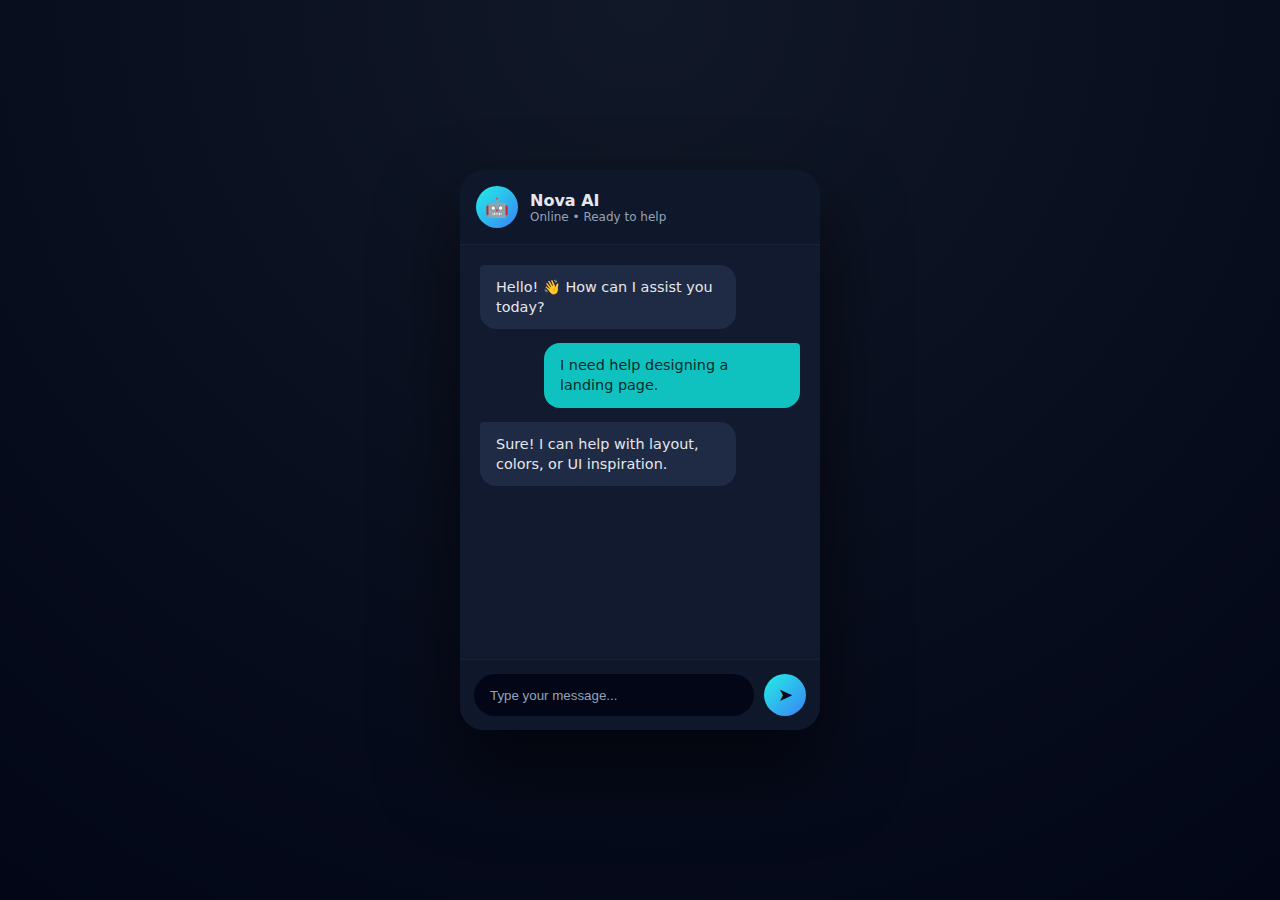
<file: chat-bot/index.html>
<!DOCTYPE html>
<html lang="en">
<head>
  <meta charset="UTF-8" />
  <meta name="viewport" content="width=device-width, initial-scale=1.0" />
  <title>Chatbot UI</title>
  <link rel="stylesheet" href="style.css" />
</head>
<body>

  <!-- Chat App Container -->
  <main class="chat-app">

    <!-- Header -->
    <header class="chat-header">
      <div class="bot-info">
        <span class="bot-avatar">🤖</span>
        <div>
          <h1>Nova AI</h1>
          <p>Online • Ready to help</p>
        </div>
      </div>
    </header>

    <!-- Chat Messages -->
    <section class="chat-body">
      <div class="message bot">
        <p>Hello! 👋 How can I assist you today?</p>
      </div>

      <div class="message user">
        <p>I need help designing a landing page.</p>
      </div>

      <div class="message bot">
        <p>Sure! I can help with layout, colors, or UI inspiration.</p>
      </div>
    </section>

    <!-- Input Area -->
    <footer class="chat-input">
      <input
        type="text"
        placeholder="Type your message..."
        aria-label="Chat message input"
      />
      <button aria-label="Send message">➤</button>
    </footer>

  </main>

</body>
</html>
</file>
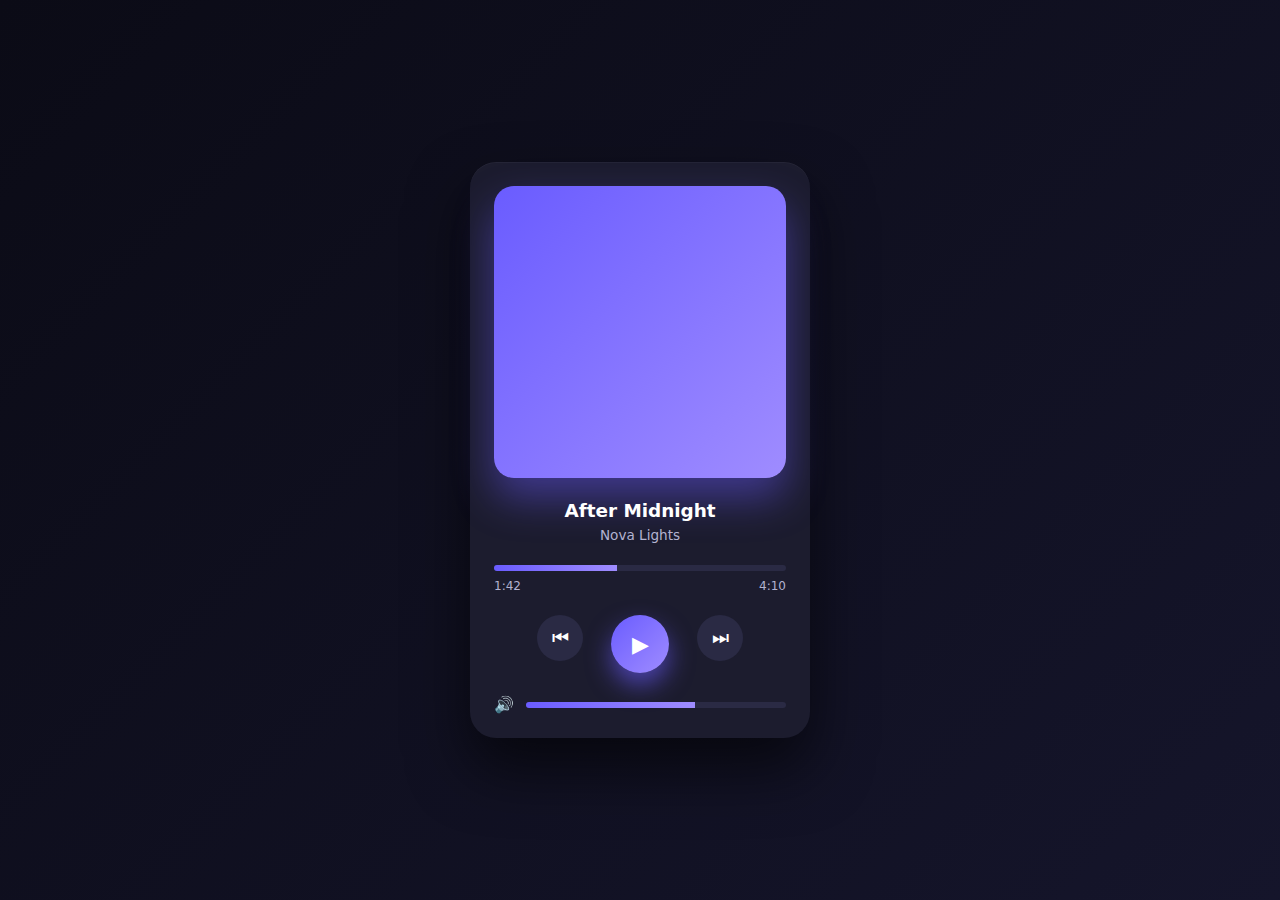
<file: music_player_ui/index.html>
<!DOCTYPE html>
<html lang="en">
<head>
  <meta charset="UTF-8" />
  <meta name="viewport" content="width=device-width, initial-scale=1.0" />
  <title>Modern Music Player</title>
  <link rel="stylesheet" href="styles.css" />
</head>
<body>

  <!-- Main player card -->
  <main class="player">

    <!-- Album artwork -->
    <figure class="album-art" aria-label="Album artwork placeholder"></figure>

    <!-- Song title & artist -->
    <header class="song-info">
      <h1>After Midnight</h1>
      <p>Nova Lights</p>
    </header>

    <!-- Progress bar -->
    <section class="progress-section">
      <div class="progress-bar">
        <div class="progress"></div>
      </div>
      <div class="time">
        <span>1:42</span>
        <span>4:10</span>
      </div>
    </section>

    <!-- Playback controls -->
    <nav class="controls" aria-label="Music controls">
      <button class="control-btn" aria-label="Previous">⏮</button>
      <button class="control-btn play-btn" aria-label="Play">▶</button>
      <button class="control-btn" aria-label="Next">⏭</button>
    </nav>

    <!-- Volume -->
    <section class="volume">
      <span class="volume-icon">🔊</span>
      <div class="volume-bar">
        <div class="volume-level"></div>
      </div>
    </section>

  </main>

</body>
</html>
</file>
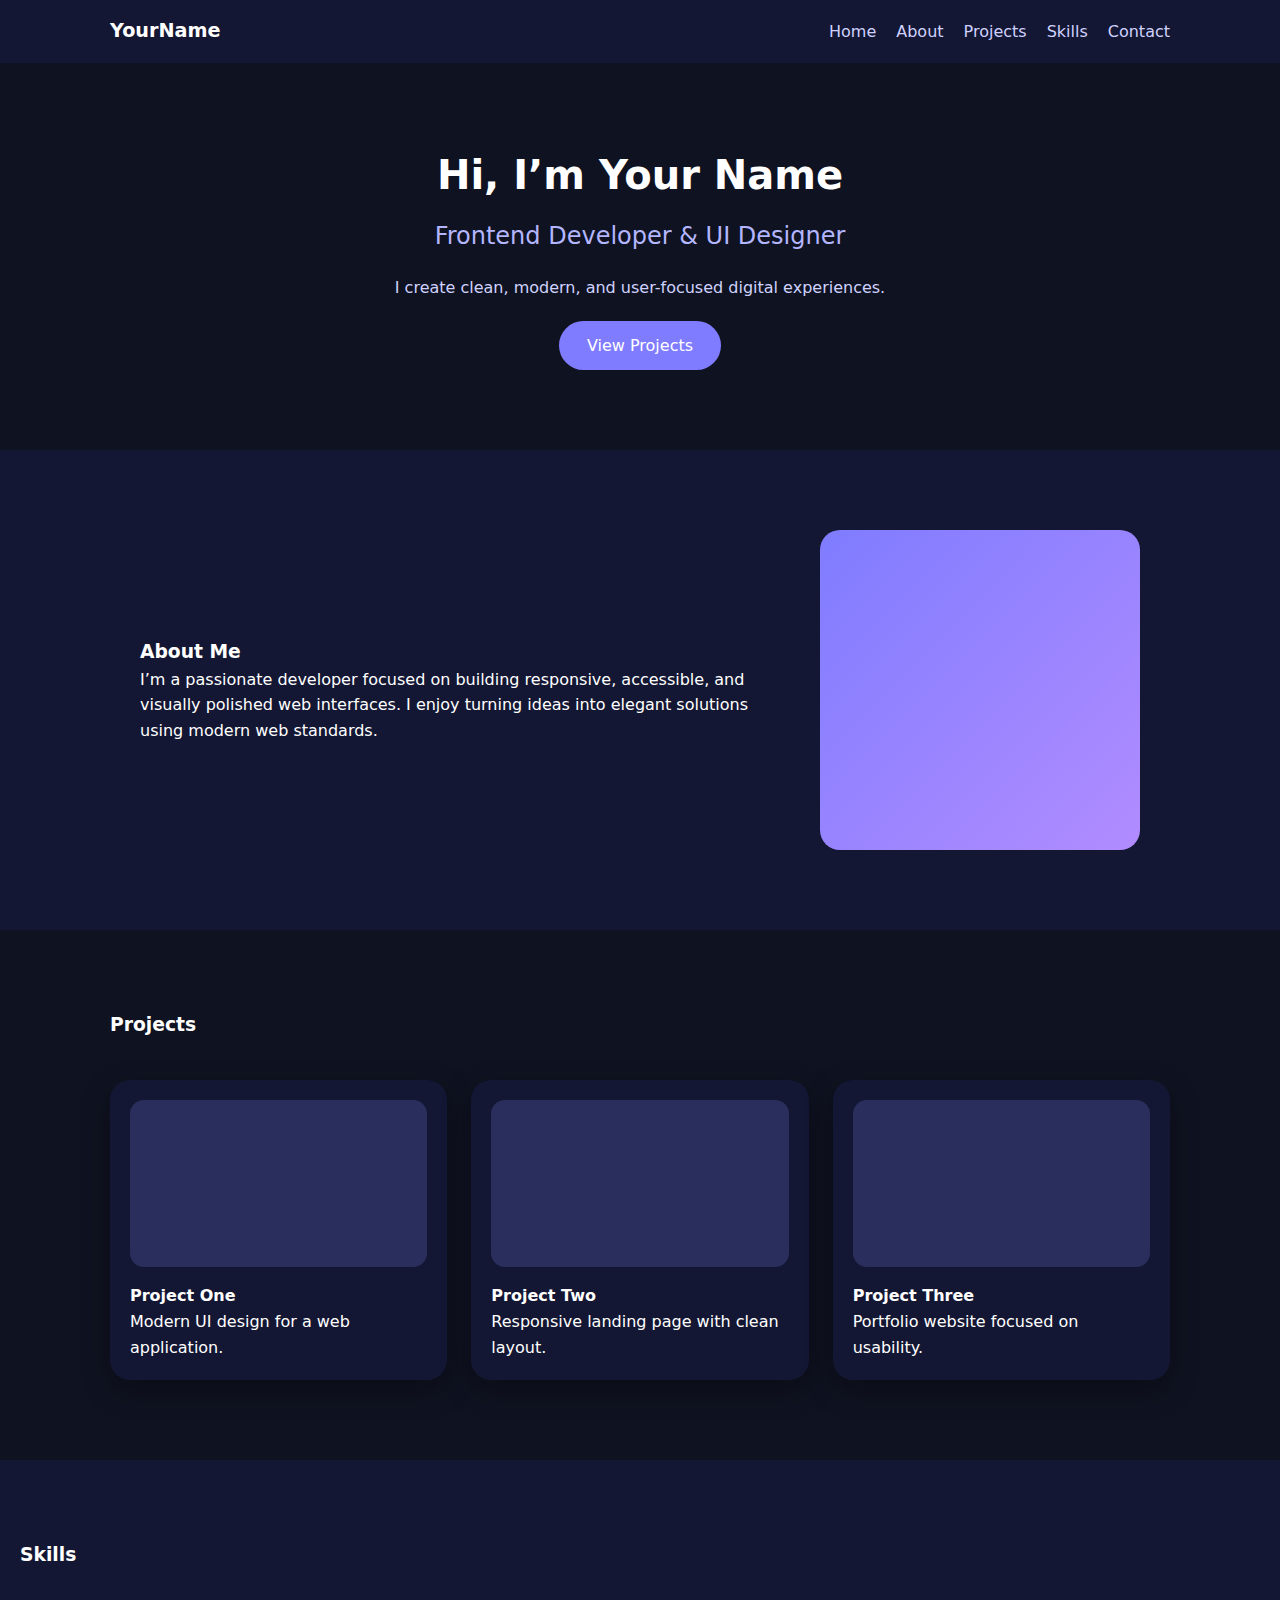
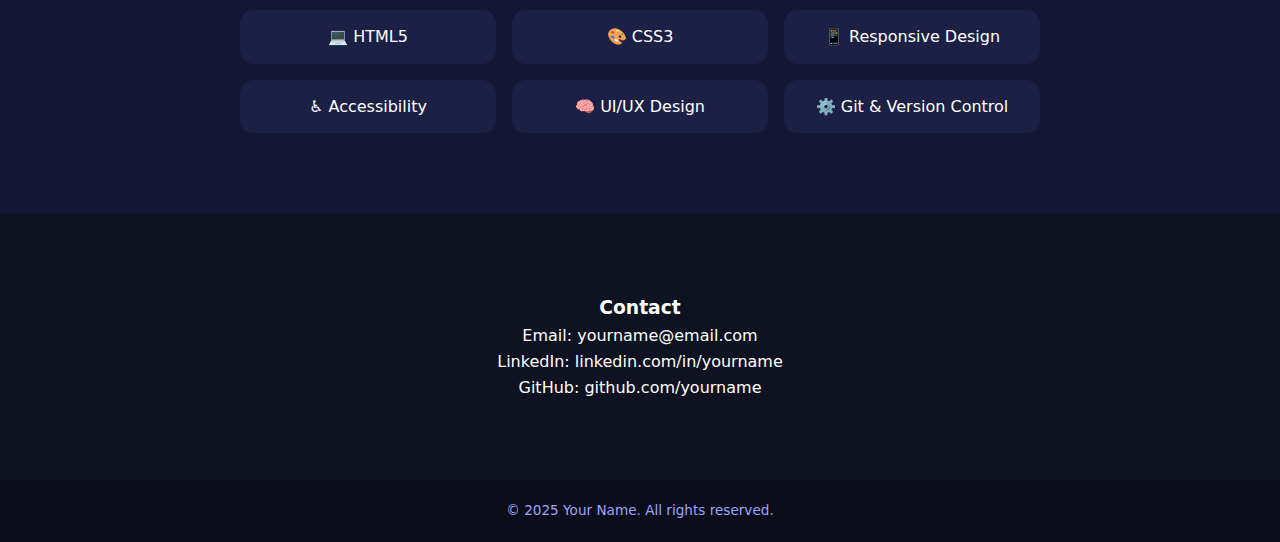
<file: portfolio/index.html>
<!DOCTYPE html>
<html lang="en">
<head>
  <meta charset="UTF-8" />
  <meta name="viewport" content="width=device-width, initial-scale=1.0" />
  <title>Professional Portfolio</title>
  <link rel="stylesheet" href="style.css" />
</head>
<body>

  <!-- ================= HEADER / NAVIGATION ================= -->
  <header class="site-header">
    <nav class="nav">
      <div class="logo">YourName</div>
      <ul class="nav-links">
        <li><a href="#home">Home</a></li>
        <li><a href="#about">About</a></li>
        <li><a href="#projects">Projects</a></li>
        <li><a href="#skills">Skills</a></li>
        <li><a href="#contact">Contact</a></li>
      </ul>
    </nav>
  </header>

  <main>

    <!-- ================= HERO ================= -->
    <section id="home" class="hero">
      <h1>Hi, I’m Your Name</h1>
      <h2>Frontend Developer & UI Designer</h2>
      <p>I create clean, modern, and user-focused digital experiences.</p>
      <a href="#projects" class="btn-primary">View Projects</a>
    </section>

    <!-- ================= ABOUT ================= -->
    <section id="about" class="about">
      <div class="about-content">
        <div class="about-text">
          <h3>About Me</h3>
          <p>
            I’m a passionate developer focused on building responsive,
            accessible, and visually polished web interfaces. I enjoy turning
            ideas into elegant solutions using modern web standards.
          </p>
        </div>
        <div class="about-image" aria-label="Profile image placeholder"></div>
      </div>
    </section>

    <!-- ================= PROJECTS ================= -->
    <section id="projects" class="projects">
      <h3>Projects</h3>

      <div class="project-grid">
        <article class="project-card">
          <div class="project-image"></div>
          <h4>Project One</h4>
          <p>Modern UI design for a web application.</p>
        </article>

        <article class="project-card">
          <div class="project-image"></div>
          <h4>Project Two</h4>
          <p>Responsive landing page with clean layout.</p>
        </article>

        <article class="project-card">
          <div class="project-image"></div>
          <h4>Project Three</h4>
          <p>Portfolio website focused on usability.</p>
        </article>
      </div>
    </section>

    <!-- ================= SKILLS ================= -->
    <section id="skills" class="skills">
      <h3>Skills</h3>

      <ul class="skills-list">
        <li>💻 HTML5</li>
        <li>🎨 CSS3</li>
        <li>📱 Responsive Design</li>
        <li>♿ Accessibility</li>
        <li>🧠 UI/UX Design</li>
        <li>⚙️ Git & Version Control</li>
      </ul>
    </section>

    <!-- ================= CONTACT ================= -->
    <section id="contact" class="contact">
      <h3>Contact</h3>
      <p>Email: yourname@email.com</p>
      <p>LinkedIn: linkedin.com/in/yourname</p>
      <p>GitHub: github.com/yourname</p>
    </section>

  </main>

  <!-- ================= FOOTER ================= -->
  <footer class="site-footer">
    <p>© 2025 Your Name. All rights reserved.</p>
  </footer>

</body>
</html>
</file>
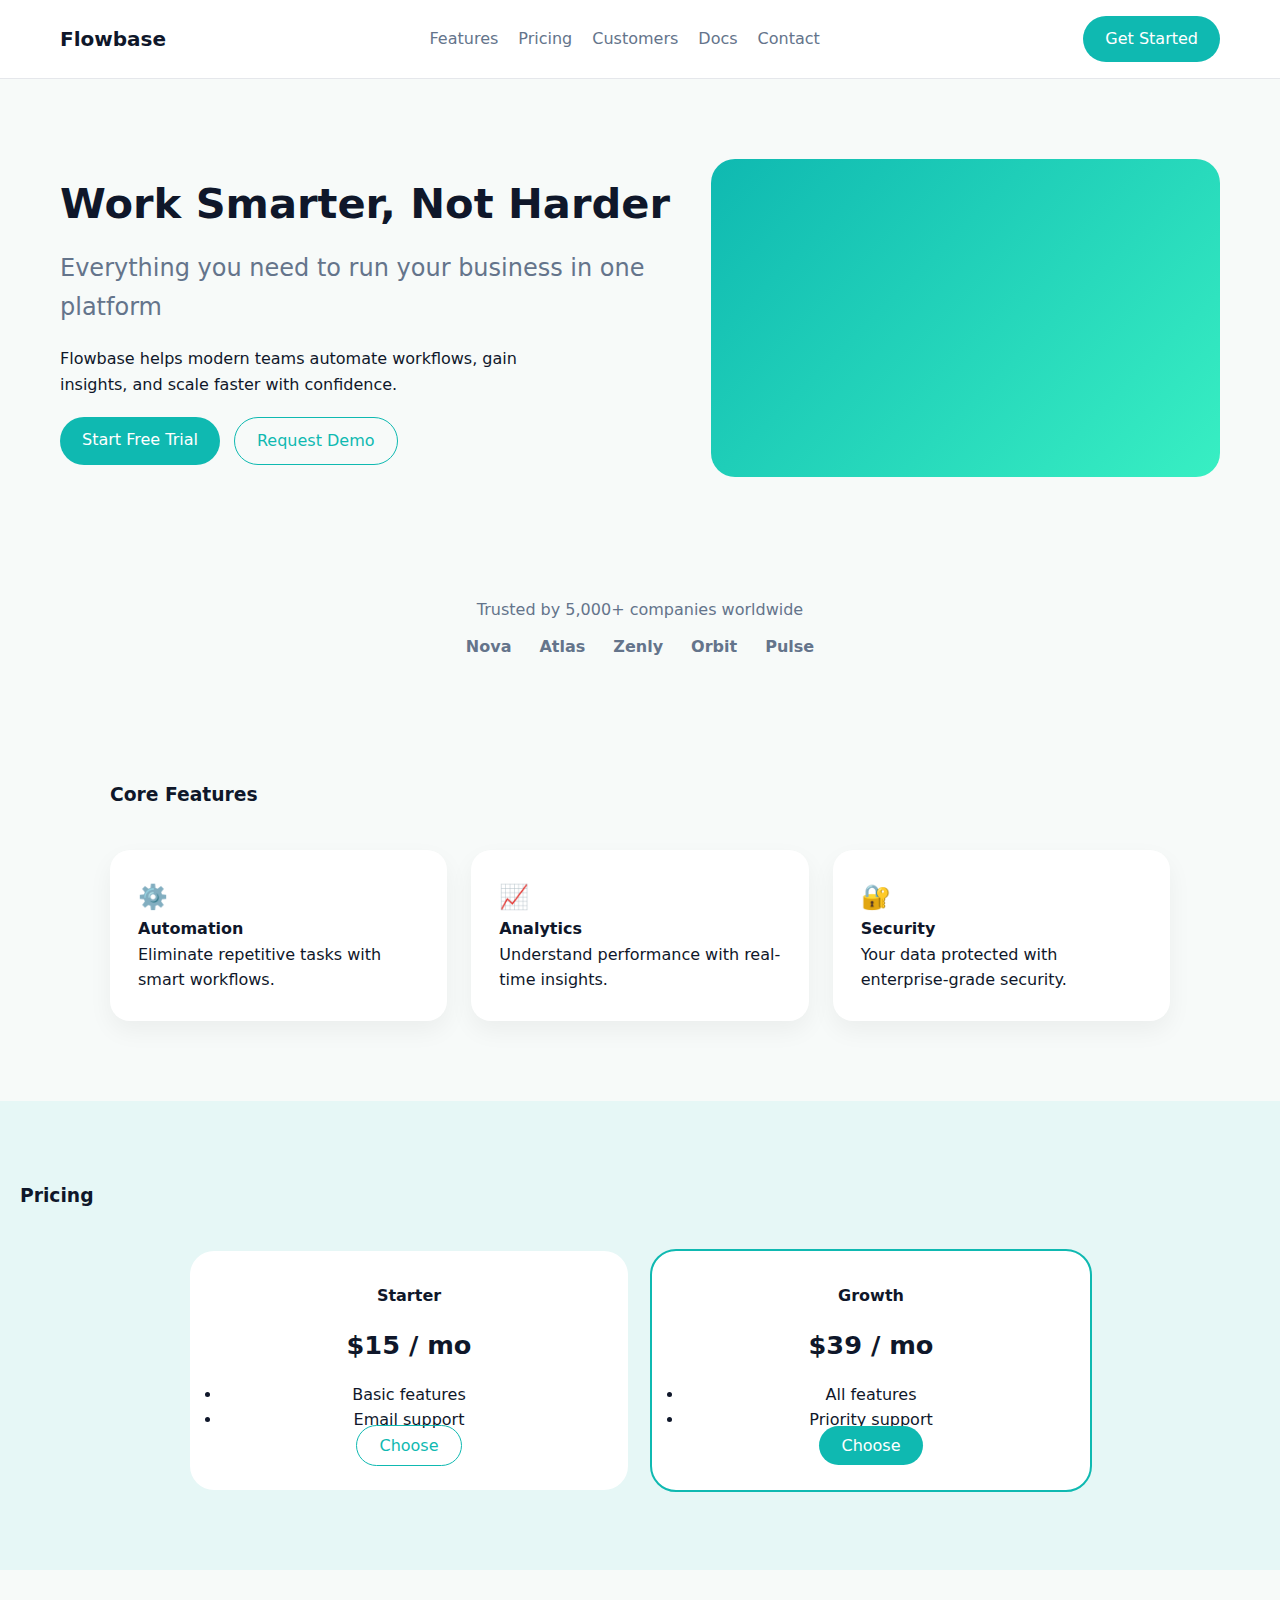
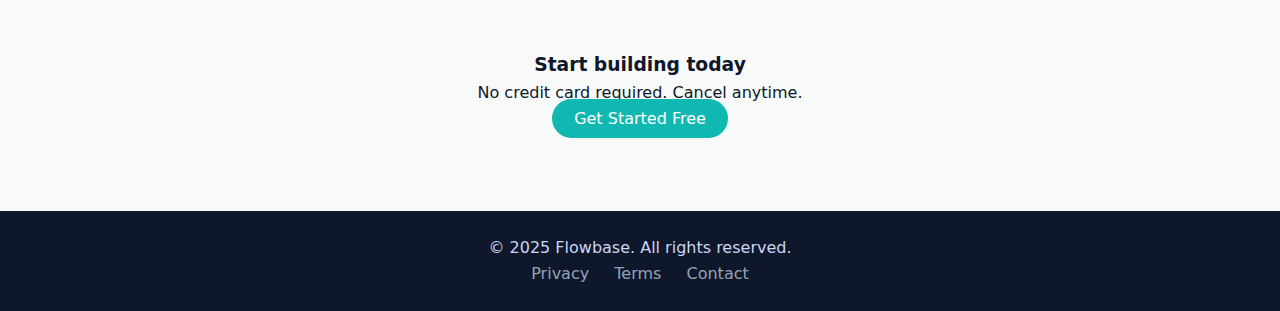
<file: Saas_Homepage/index.html>
<!DOCTYPE html>
<html lang="en">
<head>
  <meta charset="UTF-8" />
  <meta name="viewport" content="width=device-width, initial-scale=1.0" />
  <title>SaaS Homepage</title>
  <link rel="stylesheet" href="style.css" />
</head>
<body>

  <!-- HEADER -->
  <header class="site-header">
    <nav class="nav">
      <div class="logo">Flowbase</div>
      <ul class="nav-links">
        <li><a href="#features">Features</a></li>
        <li><a href="#pricing">Pricing</a></li>
        <li><a href="#customers">Customers</a></li>
        <li><a href="#docs">Docs</a></li>
        <li><a href="#contact">Contact</a></li>
      </ul>
      <a href="#" class="btn-primary">Get Started</a>
    </nav>
  </header>

  <main>

    <!-- HERO -->
    <section class="hero">
      <div class="hero-content">
        <h1>Work Smarter, Not Harder</h1>
        <h2>Everything you need to run your business in one platform</h2>
        <p>
          Flowbase helps modern teams automate workflows, gain insights,
          and scale faster with confidence.
        </p>
        <div class="hero-actions">
          <a href="#" class="btn-primary">Start Free Trial</a>
          <a href="#" class="btn-secondary">Request Demo</a>
        </div>
      </div>

      <div class="hero-visual" aria-label="Dashboard placeholder"></div>
    </section>

    <!-- TRUSTED -->
    <section class="trusted">
      <p>Trusted by 5,000+ companies worldwide</p>
      <div class="logos">
        <span>Nova</span>
        <span>Atlas</span>
        <span>Zenly</span>
        <span>Orbit</span>
        <span>Pulse</span>
      </div>
    </section>

    <!-- FEATURES -->
    <section id="features" class="features">
      <h3>Core Features</h3>

      <div class="feature-grid">
        <article class="feature-card">
          <span class="icon">⚙️</span>
          <h4>Automation</h4>
          <p>Eliminate repetitive tasks with smart workflows.</p>
        </article>

        <article class="feature-card">
          <span class="icon">📈</span>
          <h4>Analytics</h4>
          <p>Understand performance with real-time insights.</p>
        </article>

        <article class="feature-card">
          <span class="icon">🔐</span>
          <h4>Security</h4>
          <p>Your data protected with enterprise-grade security.</p>
        </article>
      </div>
    </section>

    <!-- PRICING -->
    <section id="pricing" class="pricing">
      <h3>Pricing</h3>

      <div class="pricing-grid">
        <article class="price-card">
          <h4>Starter</h4>
          <p class="price">$15 / mo</p>
          <ul>
            <li>Basic features</li>
            <li>Email support</li>
          </ul>
          <a href="#" class="btn-secondary">Choose</a>
        </article>

        <article class="price-card featured">
          <h4>Growth</h4>
          <p class="price">$39 / mo</p>
          <ul>
            <li>All features</li>
            <li>Priority support</li>
          </ul>
          <a href="#" class="btn-primary">Choose</a>
        </article>
      </div>
    </section>

    <!-- FINAL CTA -->
    <section class="final-cta">
      <h3>Start building today</h3>
      <p>No credit card required. Cancel anytime.</p>
      <a href="#" class="btn-primary">Get Started Free</a>
    </section>

  </main>

  <!-- FOOTER -->
  <footer class="site-footer">
    <p>© 2025 Flowbase. All rights reserved.</p>
    <div class="footer-links">
      <a href="#">Privacy</a>
      <a href="#">Terms</a>
      <a href="#">Contact</a>
    </div>
  </footer>

</body>
</html>
</file>
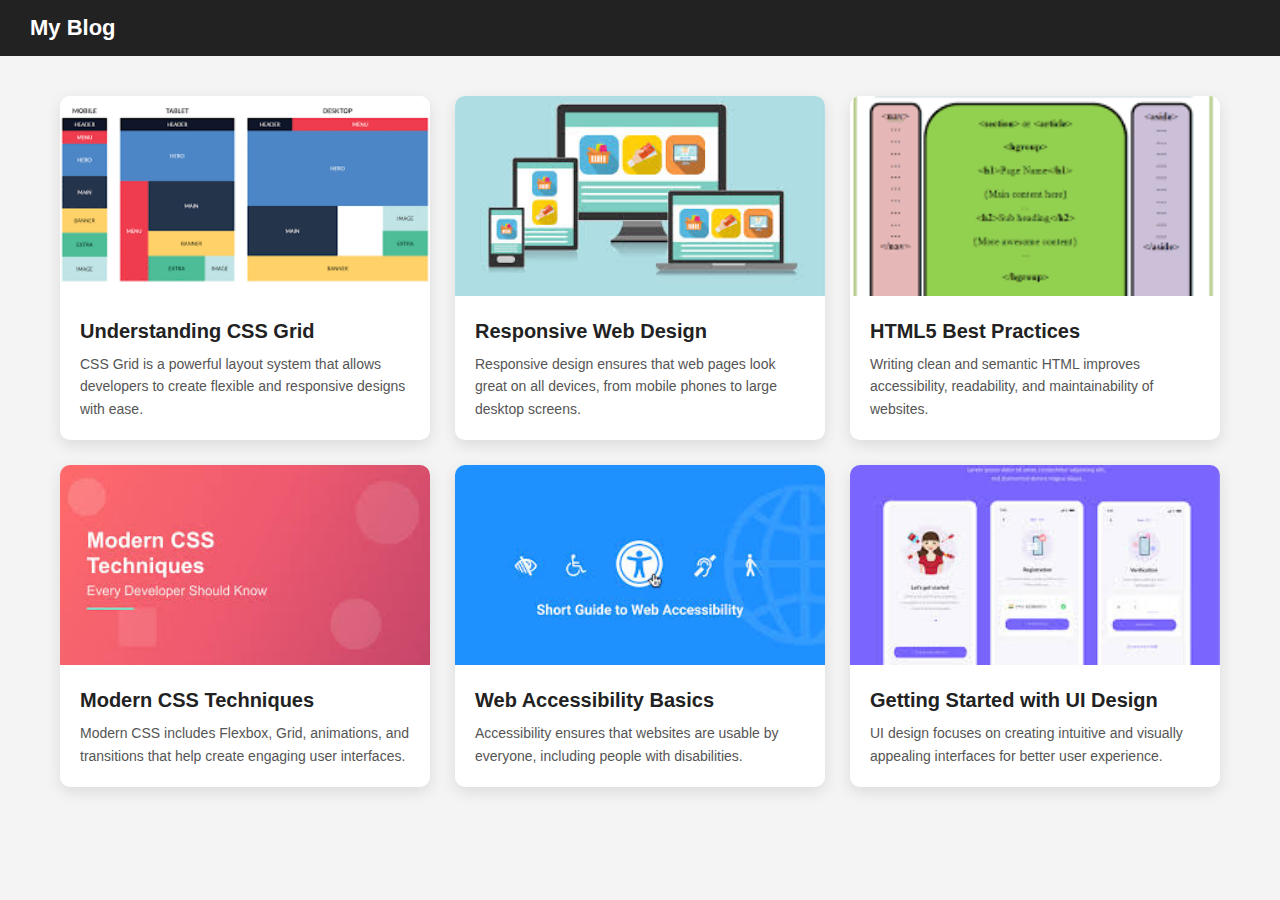
<file: Day1/Blog_style_webpage.html>
<!DOCTYPE html>
<html lang="en">
<head>
    <meta charset="UTF-8">
    <title>Responsive Blog Layout</title>
    <meta name="viewport" content="width=device-width, initial-scale=1.0">

    <style>
        /* RESET */
        * {
            margin: 0;
            padding: 0;
            box-sizing: border-box;
        }

        body {
            font-family: Arial, Helvetica, sans-serif;
            background-color: #f4f4f4;
            color: #333;
        }

        /* NAVBAR */
        nav {
            position: sticky;
            top: 0;
            background-color: #222;
            padding: 15px 30px;
            z-index: 1000;
        }

        nav h1 {
            color: #fff;
            font-size: 22px;
        }

        /* MAIN CONTAINER */
        .container {
            max-width: 1200px;
            margin: 40px auto;
            padding: 0 20px;
        }

        /* GRID LAYOUT */
        .blog-grid {
            display: grid;
            grid-template-columns: repeat(3, 1fr);
            gap: 25px;
        }

        /* ARTICLE CARD */
        article {
            background-color: #fff;
            border-radius: 10px;
            overflow: hidden;
            box-shadow: 0 5px 15px rgba(0,0,0,0.1);
            transition: transform 0.3s ease, box-shadow 0.3s ease;
        }

        article:hover {
            transform: translateY(-5px);
            box-shadow: 0 10px 25px rgba(0,0,0,0.2);
        }

        /* ARTICLE IMAGE */
        article img {
            width: 100%;
            height: 200px;
            object-fit: cover;
            transition: transform 0.4s ease;
        }

        article:hover img {
            transform: scale(1.05);
        }

        /* ARTICLE CONTENT */
        .content {
            padding: 20px;
        }

        .content h2 {
            font-size: 20px;
            margin-bottom: 10px;
            color: #222;
        }

        .content p {
            font-size: 14px;
            line-height: 1.6;
            color: #555;
        }

        /* TABLET VIEW */
        @media (max-width: 900px) {
            .blog-grid {
                grid-template-columns: repeat(2, 1fr);
            }
        }

        /* MOBILE VIEW */
        @media (max-width: 600px) {
            nav h1 {
                text-align: center;
            }

            .blog-grid {
                grid-template-columns: 1fr;
            }
        }
    </style>
</head>
<body>

    <!-- NAVIGATION -->
    <nav>
        <h1>My Blog</h1>
    </nav>

    <!-- BLOG SECTION -->
    <div class="container">
        <section class="blog-grid">

            <article>
                <img src="[data-uri]" alt="Article Image">
                <div class="content">
                    <h2>Understanding CSS Grid</h2>
                    <p>
                        CSS Grid is a powerful layout system that allows developers to create
                        flexible and responsive designs with ease.
                    </p>
                </div>
            </article>

            <article>
                <img src="[data-uri]" alt="Article Image">
                <div class="content">
                    <h2>Responsive Web Design</h2>
                    <p>
                        Responsive design ensures that web pages look great on all devices,
                        from mobile phones to large desktop screens.
                    </p>
                </div>
            </article>

            <article>
                <img src="[data-uri]" alt="Article Image">
                <div class="content">
                    <h2>HTML5 Best Practices</h2>
                    <p>
                        Writing clean and semantic HTML improves accessibility, readability,
                        and maintainability of websites.
                    </p>
                </div>
            </article>

            <article>
                <img src="[data-uri]" alt="Article Image">
                <div class="content">
                    <h2>Modern CSS Techniques</h2>
                    <p>
                        Modern CSS includes Flexbox, Grid, animations, and transitions
                        that help create engaging user interfaces.
                    </p>
                </div>
            </article>

            <article>
                <img src="[data-uri]" alt="Article Image">
                <div class="content">
                    <h2>Web Accessibility Basics</h2>
                    <p>
                        Accessibility ensures that websites are usable by everyone,
                        including people with disabilities.
                    </p>
                </div>
            </article>

            <article>
                <img src="[data-uri]" alt="Article Image">
                <div class="content">
                    <h2>Getting Started with UI Design</h2>
                    <p>
                        UI design focuses on creating intuitive and visually appealing
                        interfaces for better user experience.
                    </p>
                </div>
            </article>

        </section>
    </div>

</body>
</html>
</file>
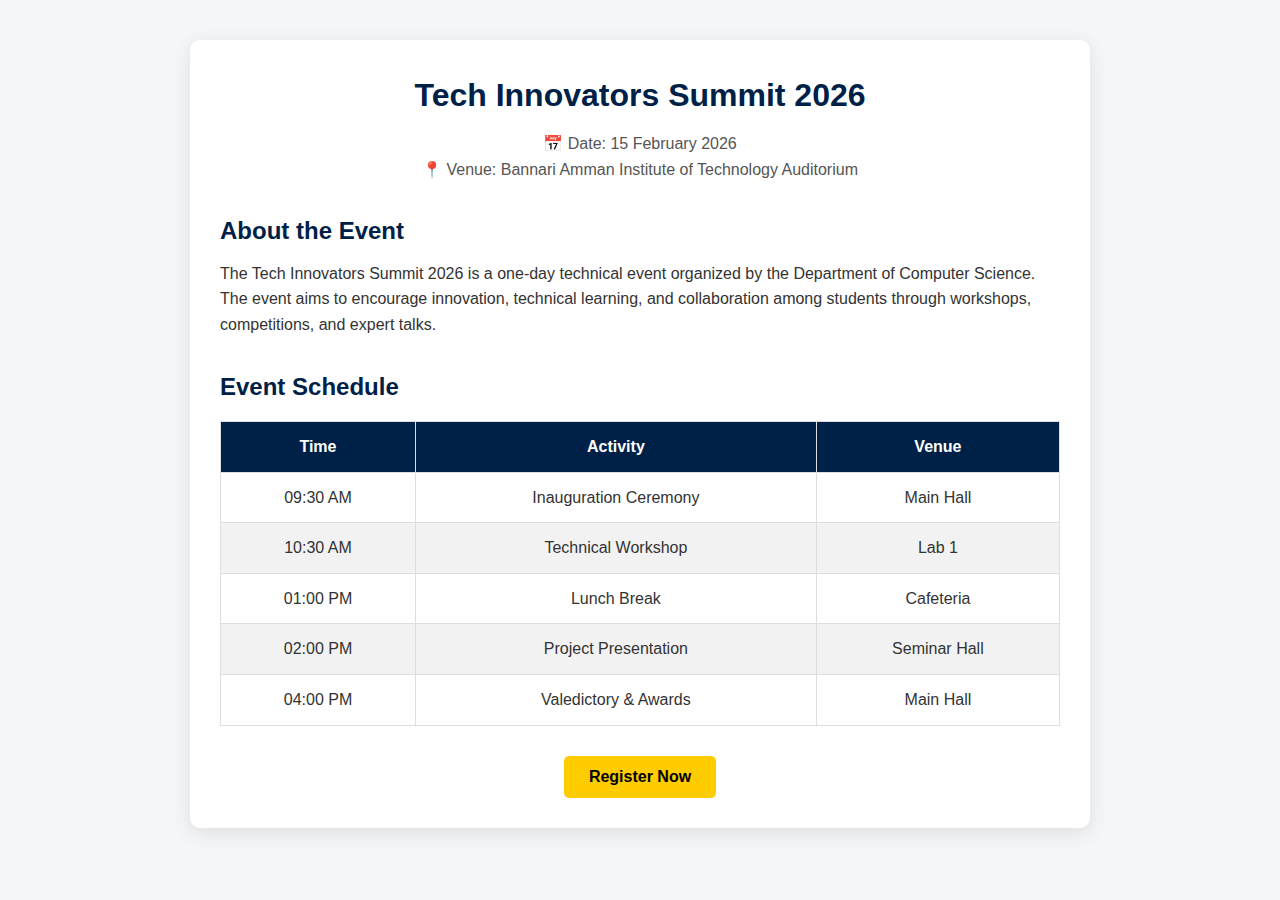
<file: Day1/college_event.html>
<!DOCTYPE html>
<html lang="en">
<head>
    <meta charset="UTF-8">
    <title>Technical Event | College Fest</title>
    <meta name="viewport" content="width=device-width, initial-scale=1.0">

    <style>
        /* RESET */
        * {
            margin: 0;
            padding: 0;
            box-sizing: border-box;
        }

        body {
            font-family: Arial, Helvetica, sans-serif;
            background-color: #f4f6f8;
            color: #333;
            line-height: 1.6;
        }

        /* PAGE LAYOUT */
        .container {
            max-width: 900px;
            margin: 40px auto;
            background-color: #ffffff;
            padding: 30px;
            border-radius: 10px;
            box-shadow: 0 5px 20px rgba(0,0,0,0.1);
        }

        /* HEADER */
        .event-header {
            text-align: center;
            margin-bottom: 30px;
        }

        .event-header h1 {
            font-size: 32px;
            color: #002147;
            margin-bottom: 10px;
        }

        .event-details {
            font-size: 16px;
            color: #555;
        }

        /* DESCRIPTION */
        .description {
            margin-bottom: 30px;
        }

        .description h2 {
            margin-bottom: 10px;
            color: #002147;
        }

        /* TABLE */
        h2 {
            margin-bottom: 15px;
            color: #002147;
        }

        table {
            width: 100%;
            border-collapse: collapse;
            margin-bottom: 30px;
        }

        table thead {
            background-color: #002147;
            color: #ffffff;
        }

        table th, table td {
            padding: 12px;
            text-align: center;
            border: 1px solid #ddd;
        }

        table tbody tr:nth-child(even) {
            background-color: #f2f2f2;
        }

        table tbody tr:hover {
            background-color: #e6f0ff;
        }

        /* BUTTON */
        .register {
            text-align: center;
        }

        .register button {
            background-color: #ffcc00;
            color: #000;
            border: none;
            padding: 12px 25px;
            font-size: 16px;
            font-weight: bold;
            border-radius: 5px;
            cursor: pointer;
            transition: background-color 0.3s ease, transform 0.3s ease;
        }

        .register button:hover {
            background-color: #ffb700;
            transform: scale(1.05);
        }
    </style>
</head>
<body>

    <div class="container">

        <!-- EVENT HEADER -->
        <div class="event-header">
            <h1>Tech Innovators Summit 2026</h1>
            <p class="event-details">
                📅 Date: 15 February 2026 <br>
                📍 Venue: Bannari Amman Institute of Technology Auditorium
            </p>
        </div>

        <!-- EVENT DESCRIPTION -->
        <div class="description">
            <h2>About the Event</h2>
            <p>
                The Tech Innovators Summit 2026 is a one-day technical event organized
                by the Department of Computer Science. The event aims to encourage
                innovation, technical learning, and collaboration among students
                through workshops, competitions, and expert talks.
            </p>
        </div>

        <!-- SCHEDULE TABLE -->
        <h2>Event Schedule</h2>
        <table>
            <thead>
                <tr>
                    <th>Time</th>
                    <th>Activity</th>
                    <th>Venue</th>
                </tr>
            </thead>
            <tbody>
                <tr>
                    <td>09:30 AM</td>
                    <td>Inauguration Ceremony</td>
                    <td>Main Hall</td>
                </tr>
                <tr>
                    <td>10:30 AM</td>
                    <td>Technical Workshop</td>
                    <td>Lab 1</td>
                </tr>
                <tr>
                    <td>01:00 PM</td>
                    <td>Lunch Break</td>
                    <td>Cafeteria</td>
                </tr>
                <tr>
                    <td>02:00 PM</td>
                    <td>Project Presentation</td>
                    <td>Seminar Hall</td>
                </tr>
                <tr>
                    <td>04:00 PM</td>
                    <td>Valedictory & Awards</td>
                    <td>Main Hall</td>
                </tr>
            </tbody>
        </table>

        <!-- REGISTER BUTTON -->
        <div class="register">
            <button>Register Now</button>
        </div>

    </div>

</body>
</html>
</file>
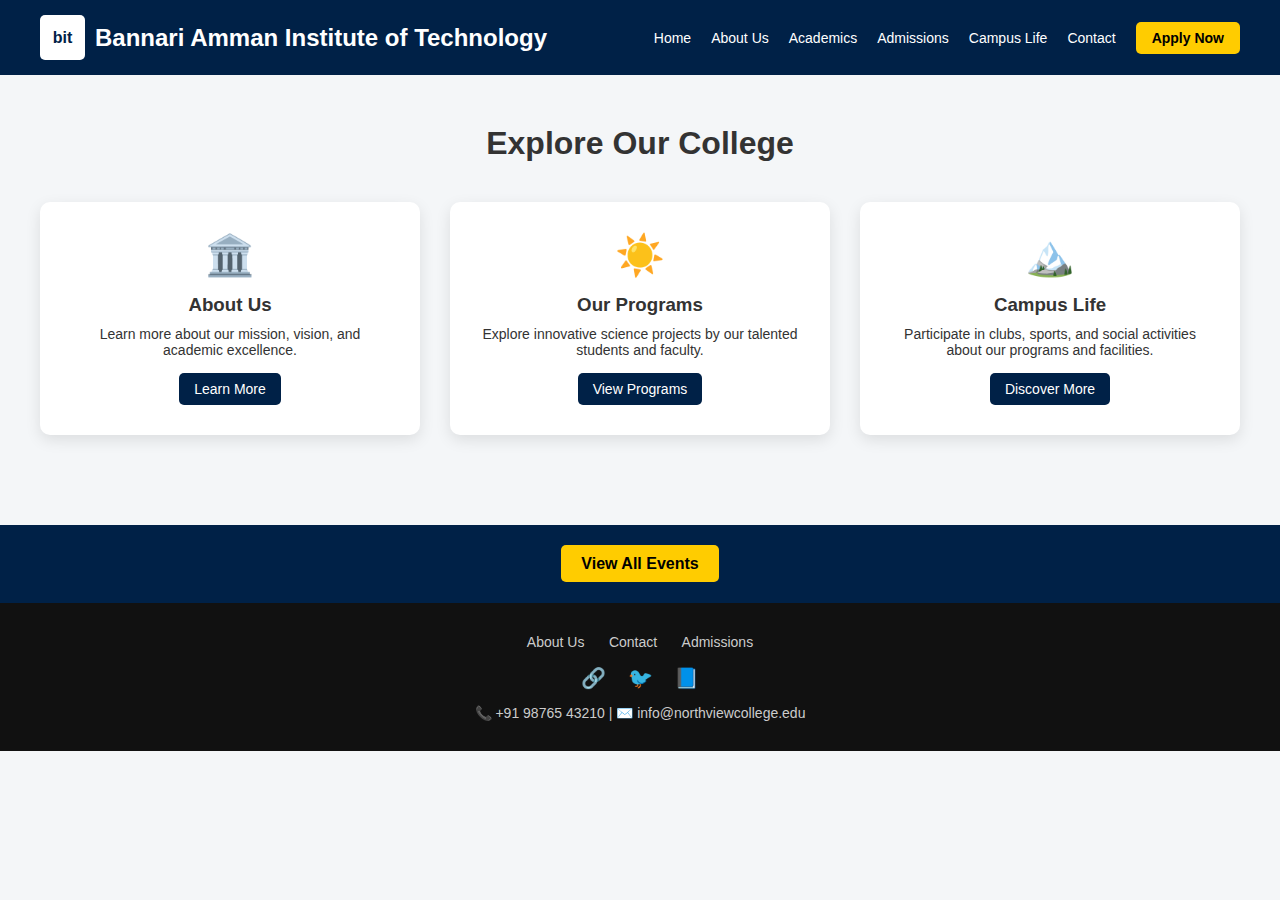
<file: Day1/college_home.html>
<!DOCTYPE html>
<html lang="en">
<head>
    <meta charset="UTF-8">
    <title>Bannari Amman Institute of Technology</title>
    <meta name="viewport" content="width=device-width, initial-scale=1.0">

    <style>
        /* RESET */
        * {
            margin: 0;
            padding: 0;
            box-sizing: border-box;
        }

        body {
            font-family: Arial, Helvetica, sans-serif;
            background-color: #f4f6f8;
            color: #333;
        }

        /* HEADER */
        header {
            display: flex;
            align-items: center;
            justify-content: space-between;
            padding: 15px 40px;
            background-color: #002147;
            color: #fff;
        }

        .logo-area {
            display: flex;
            align-items: center;
            gap: 10px;
        }

        .logo {
            width: 45px;
            height: 45px;
            background-color: #fff;
            color: #002147;
            display: flex;
            align-items: center;
            justify-content: center;
            font-weight: bold;
            border-radius: 5px;
        }

        nav {
            display: flex;
            align-items: center;
            gap: 20px;
        }

        nav a {
            color: #fff;
            text-decoration: none;
            font-size: 14px;
        }

        nav a:hover {
            text-decoration: underline;
        }

        .apply-btn {
            background-color: #ffcc00;
            color: #000;
            padding: 8px 16px;
            border-radius: 5px;
            text-decoration: none;
            font-weight: bold;
        }

        /* EXPLORE SECTION */
        .explore {
            padding: 50px 40px;
            text-align: center;
        }

        .explore h1 {
            margin-bottom: 40px;
            font-size: 32px;
        }

        .explore-grid {
            display: grid;
            grid-template-columns: repeat(auto-fit, minmax(250px, 1fr));
            gap: 30px;
            margin-bottom: 40px;
        }

        .block {
            background-color: #fff;
            padding: 30px;
            border-radius: 10px;
            box-shadow: 0 5px 15px rgba(0,0,0,0.1);
        }

        .icon {
            font-size: 40px;
            margin-bottom: 15px;
        }

        .block h3 {
            margin-bottom: 10px;
        }

        .block p {
            font-size: 14px;
            margin-bottom: 15px;
        }

        .block a {
            display: inline-block;
            padding: 8px 15px;
            background-color: #002147;
            color: #fff;
            text-decoration: none;
            border-radius: 5px;
            font-size: 14px;
        }

        /* EVENTS */
        .events {
            background-color: #002147;
            padding: 30px;
            text-align: center;
        }

        .events a {
            background-color: #ffcc00;
            color: #000;
            padding: 10px 20px;
            font-weight: bold;
            border-radius: 5px;
            text-decoration: none;
        }

        /* FOOTER */
        footer {
            background-color: #111;
            color: #ccc;
            padding: 30px 40px;
            text-align: center;
        }

        .footer-links a {
            color: #ccc;
            margin: 0 10px;
            text-decoration: none;
            font-size: 14px;
        }

        .footer-links a:hover {
            color: #fff;
        }

        .social-icons {
            margin: 15px 0;
            font-size: 20px;
        }

        .social-icons a {
            color: #ccc;
            margin: 0 8px;
            text-decoration: none;
        }

        .contact-info {
            font-size: 14px;
            margin-top: 10px;
        }
    </style>
</head>
<body>

    <!-- HEADER -->
    <header>
        <div class="logo-area">
            <div class="logo">bit</div>
            <h2>Bannari Amman Institute of Technology</h2>
        </div>

        <nav>
            <a href="#">Home</a>
            <a href="#">About Us</a>
            <a href="#">Academics</a>
            <a href="#">Admissions</a>
            <a href="#">Campus Life</a>
            <a href="#">Contact</a>
            <a href="#" class="apply-btn">Apply Now</a>
        </nav>
    </header>

    <!-- EXPLORE SECTION -->
    <section class="explore">
        <h1>Explore Our College</h1>

        <div class="explore-grid">
            <!-- About Us -->
            <div class="block">
                <div class="icon">🏛️</div>
                <h3>About Us</h3>
                <p>Learn more about our mission, vision, and academic excellence.</p>
                <a href="#">Learn More</a>
            </div>

            <!-- Programs -->
            <div class="block">
                <div class="icon">☀️</div>
                <h3>Our Programs</h3>
                <p>Explore innovative science projects by our talented students and faculty.</p>
                <a href="#">View Programs</a>
            </div>

            <!-- Campus Life -->
            <div class="block">
                <div class="icon">🏔️</div>
                <h3>Campus Life</h3>
                <p>Participate in clubs, sports, and social activities about our programs and facilities.</p>
                <a href="#">Discover More</a>
            </div>
        </div>
    </section>

    <!-- EVENTS -->
    <div class="events">
        <a href="#">View All Events</a>
    </div>

    <!-- FOOTER -->
    <footer>
        <div class="footer-links">
            <a href="#">About Us</a>
            <a href="#">Contact</a>
            <a href="#">Admissions</a>
        </div>

        <div class="social-icons">
            <a href="#">🔗</a>
            <a href="#">🐦</a>
            <a href="#">📘</a>
        </div>

        <div class="contact-info">
            <p>📞 +91 98765 43210 | ✉️ info@northviewcollege.edu</p>
        </div>
    </footer>

</body>
</html>
</file>
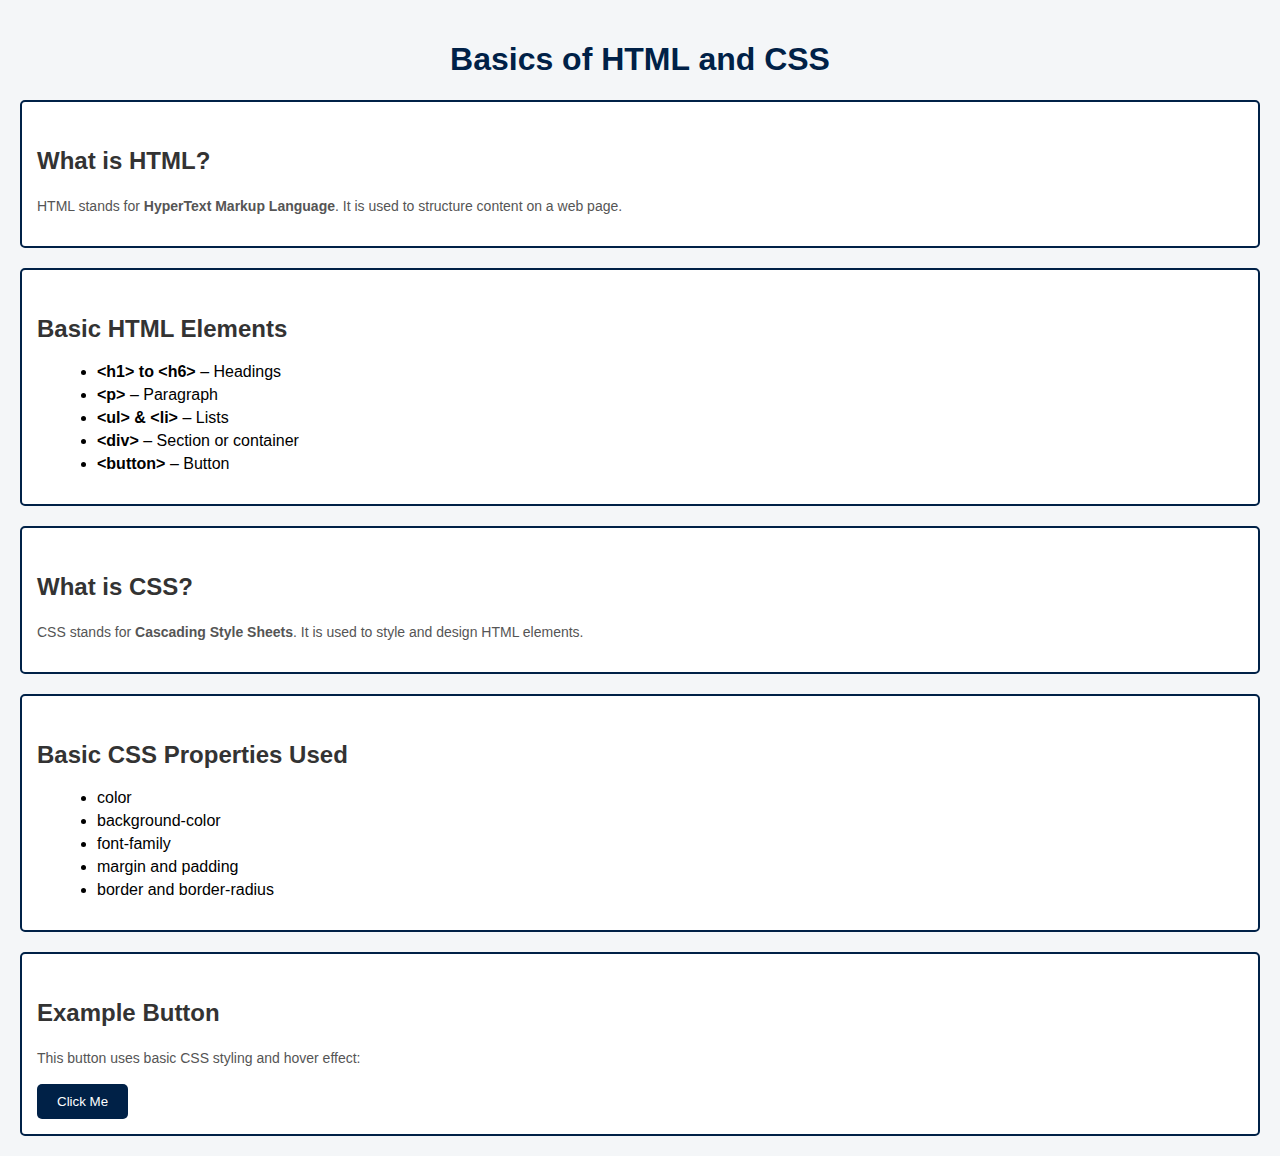
<file: Day1/html_css.html>
<!DOCTYPE html>
<html lang="en">
<head>
    <meta charset="UTF-8">
    <title>HTML and CSS Basics</title>

    <!-- BASIC CSS -->
    <style>
        body {
            font-family: Arial, Helvetica, sans-serif;
            background-color: #f4f6f8;
            margin: 0;
            padding: 20px;
        }

        h1 {
            color: #002147;
            text-align: center;
        }

        h2 {
            color: #333;
            margin-top: 30px;
        }

        p {
            font-size: 14px;
            line-height: 1.6;
            color: #555;
        }

        ul {
            margin-left: 20px;
        }

        li {
            margin-bottom: 5px;
        }

        .box {
            background-color: #ffffff;
            border: 2px solid #002147;
            padding: 15px;
            margin-top: 20px;
            border-radius: 5px;
        }

        button {
            padding: 10px 20px;
            background-color: #002147;
            color: white;
            border: none;
            border-radius: 5px;
            cursor: pointer;
        }

        button:hover {
            background-color: #004080;
        }
    </style>
</head>
<body>

    <!-- HTML CONTENT -->
    <h1>Basics of HTML and CSS</h1>

    <div class="box">
        <h2>What is HTML?</h2>
        <p>
            HTML stands for <strong>HyperText Markup Language</strong>.
            It is used to structure content on a web page.
        </p>
    </div>

    <div class="box">
        <h2>Basic HTML Elements</h2>
        <ul>
            <li><strong>&lt;h1&gt; to &lt;h6&gt;</strong> – Headings</li>
            <li><strong>&lt;p&gt;</strong> – Paragraph</li>
            <li><strong>&lt;ul&gt; &amp; &lt;li&gt;</strong> – Lists</li>
            <li><strong>&lt;div&gt;</strong> – Section or container</li>
            <li><strong>&lt;button&gt;</strong> – Button</li>
        </ul>
    </div>

    <div class="box">
        <h2>What is CSS?</h2>
        <p>
            CSS stands for <strong>Cascading Style Sheets</strong>.
            It is used to style and design HTML elements.
        </p>
    </div>

    <div class="box">
        <h2>Basic CSS Properties Used</h2>
        <ul>
            <li>color</li>
            <li>background-color</li>
            <li>font-family</li>
            <li>margin and padding</li>
            <li>border and border-radius</li>
        </ul>
    </div>

    <div class="box">
        <h2>Example Button</h2>
        <p>This button uses basic CSS styling and hover effect:</p>
        <button>Click Me</button>
    </div>

</body>
</html>
</file>
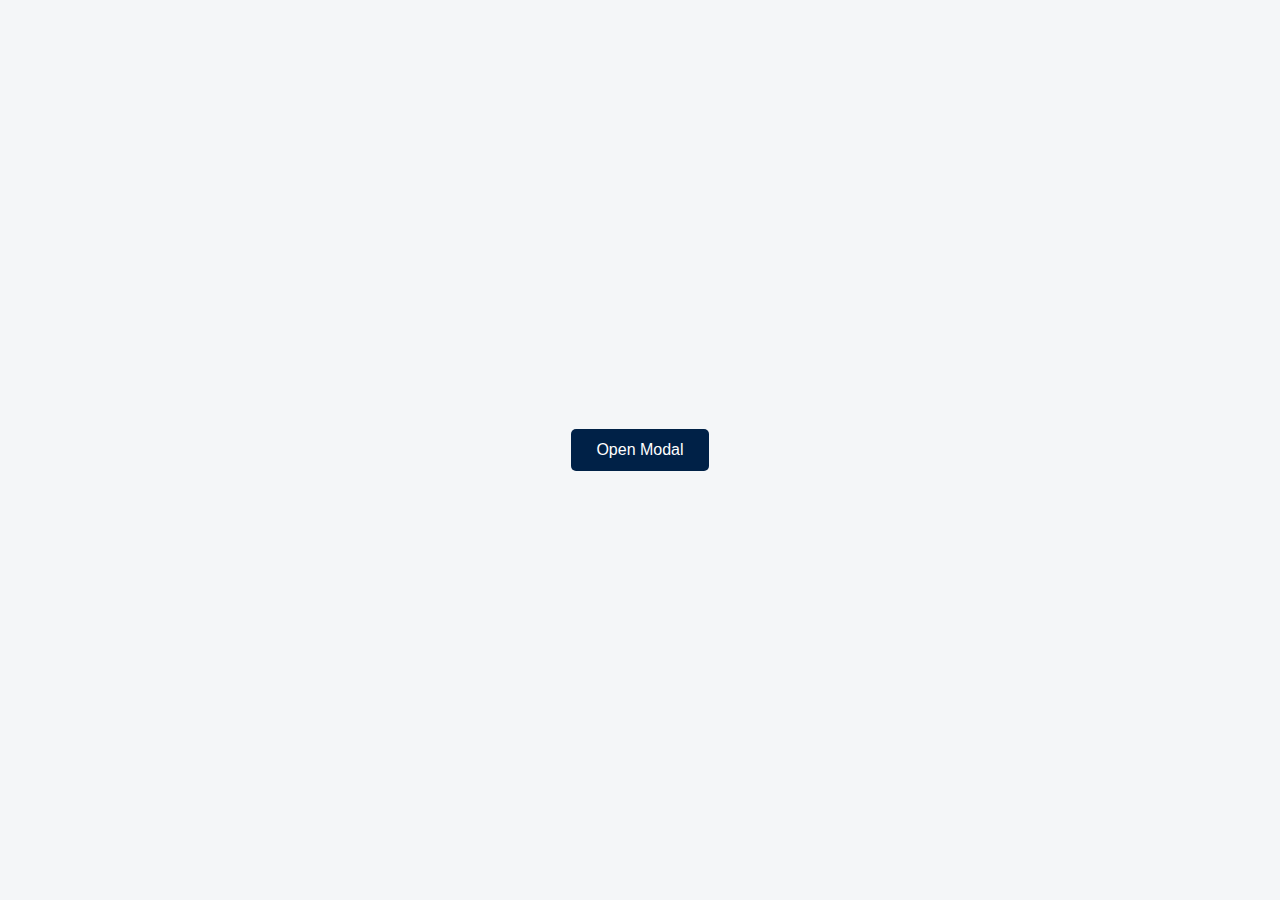
<file: Day1/modal_popup.html>
<!DOCTYPE html>
<html lang="en">
<head>
    <meta charset="UTF-8">
    <title>CSS Modal Popup</title>
    <meta name="viewport" content="width=device-width, initial-scale=1.0">

    <style>
        /* RESET */
        * {
            margin: 0;
            padding: 0;
            box-sizing: border-box;
        }

        body {
            font-family: Arial, Helvetica, sans-serif;
            background-color: #f4f6f8;
            min-height: 100vh;
            display: flex;
            align-items: center;
            justify-content: center;
        }

        /* OPEN BUTTON */
        .open-btn {
            padding: 12px 25px;
            background-color: #002147;
            color: #fff;
            text-decoration: none;
            font-size: 16px;
            border-radius: 5px;
            transition: background-color 0.3s ease;
        }

        .open-btn:hover {
            background-color: #003a80;
        }

        /* OVERLAY */
        .modal {
            position: fixed;
            top: 0;
            left: 0;
            width: 100%;
            height: 100%;
            background: rgba(0, 0, 0, 0.6);
            display: flex;
            align-items: center;
            justify-content: center;
            opacity: 0;
            pointer-events: none;
            transition: opacity 0.4s ease;
        }

        /* SHOW MODAL USING :target */
        .modal:target {
            opacity: 1;
            pointer-events: auto;
        }

        /* MODAL CONTENT */
        .modal-content {
            background-color: #ffffff;
            width: 90%;
            max-width: 400px;
            padding: 25px;
            border-radius: 10px;
            text-align: center;
            position: relative;
            transform: scale(0.7);
            transition: transform 0.4s ease;
        }

        .modal:target .modal-content {
            transform: scale(1);
        }

        /* CLOSE BUTTON */
        .close {
            position: absolute;
            top: 10px;
            right: 15px;
            font-size: 22px;
            text-decoration: none;
            color: #333;
        }

        .close:hover {
            color: red;
        }

        h2 {
            margin-bottom: 15px;
            color: #002147;
        }

        p {
            font-size: 14px;
            color: #555;
            line-height: 1.5;
        }
    </style>
</head>
<body>

    <!-- OPEN MODAL BUTTON -->
    <a href="#popup" class="open-btn">Open Modal</a>

    <!-- MODAL -->
    <div id="popup" class="modal">
        <div class="modal-content">
            <a href="#" class="close">&times;</a>
            <h2>Modal Popup Window</h2>
            <p>
                This is a modal popup window created using only HTML and CSS.
                It appears at the center of the screen with a smooth animation
                and dims the background content.
            </p>
        </div>
    </div>

</body>
</html>
</file>
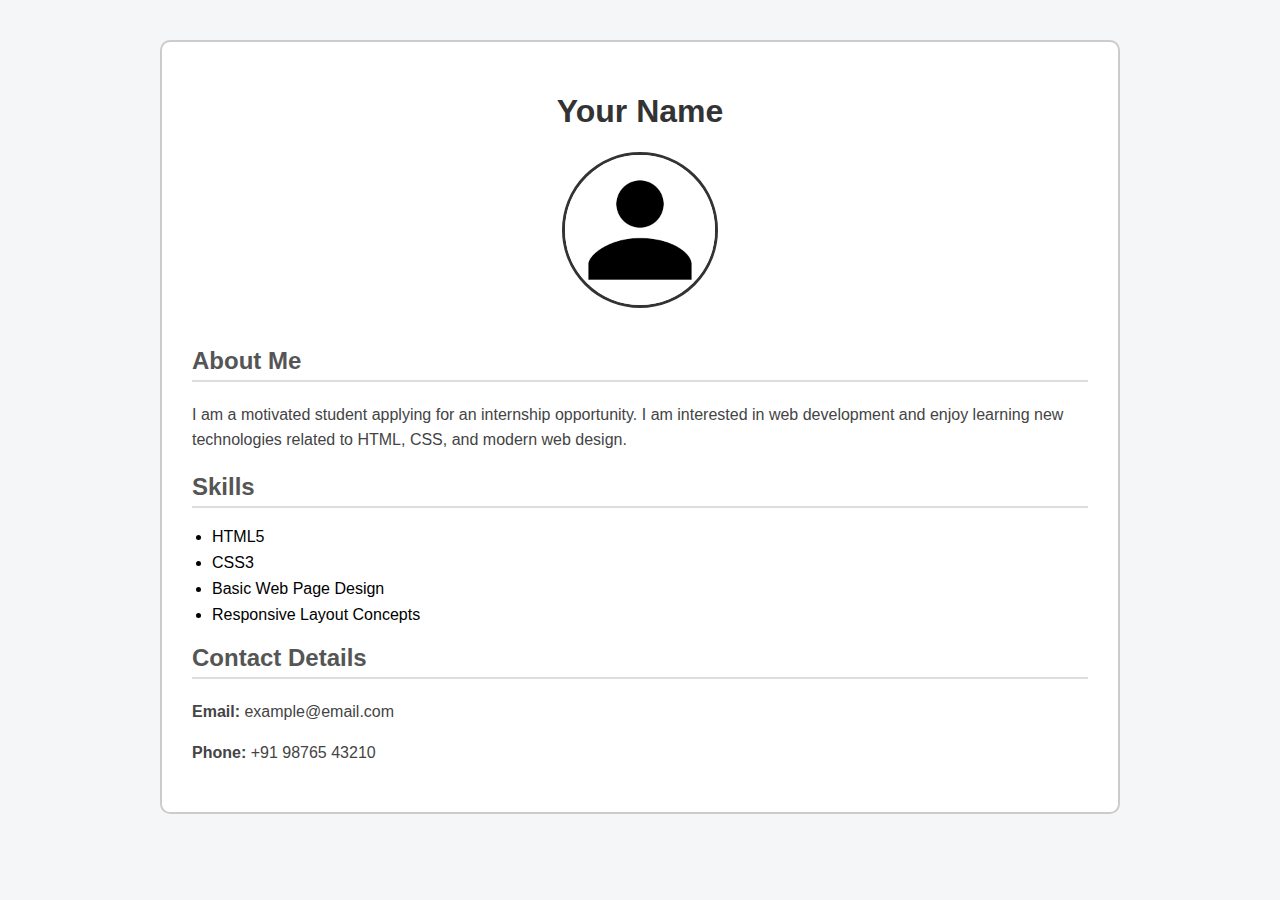
<file: Day1/personal_website.html>
<!DOCTYPE html>
<html lang="en">
<head>
    <meta charset="UTF-8">
    <title>Personal Internship Website</title>

    <!-- Internal CSS -->
    <style>
        body {
            background-color: #f4f6f8;
            font-family: Arial, Helvetica, sans-serif;
            margin: 0;
            padding: 0;
            text-align: center;
        }

        .container {
            width: 70%;
            margin: 40px auto;
            background-color: #ffffff;
            padding: 30px;
            border: 2px solid #ccc;
            border-radius: 10px;
        }

        img {
            width: 150px;
            height: 150px;
            border-radius: 50%;
            border: 3px solid #333;
            margin-bottom: 15px;
        }

        h1 {
            color: #333;
        }

        h2 {
            color: #555;
            border-bottom: 2px solid #ddd;
            padding-bottom: 5px;
            text-align: left;
        }

        p {
            color: #444;
            line-height: 1.6;
            text-align: left;
        }

        ul {
            text-align: left;
            padding-left: 20px;
        }

        li {
            margin-bottom: 8px;
        }

        .contact {
            text-align: left;
            margin-top: 10px;
        }
    </style>
</head>
<body>

    <div class="container">

        <!-- Name and Profile Image -->
        <h1>Your Name</h1>
        <img src="[data-uri]" alt="Profile Image">

        <!-- About Section -->
        <h2>About Me</h2>
        <p>
            I am a motivated student applying for an internship opportunity.
            I am interested in web development and enjoy learning new technologies
            related to HTML, CSS, and modern web design.
        </p>

        <!-- Skills Section -->
        <h2>Skills</h2>
        <ul>
            <li>HTML5</li>
            <li>CSS3</li>
            <li>Basic Web Page Design</li>
            <li>Responsive Layout Concepts</li>
        </ul>

        <!-- Contact Section -->
        <h2>Contact Details</h2>
        <div class="contact">
            <p><strong>Email:</strong> example@email.com</p>
            <p><strong>Phone:</strong> +91 98765 43210</p>
        </div>

    </div>

</body>
</html>
</file>
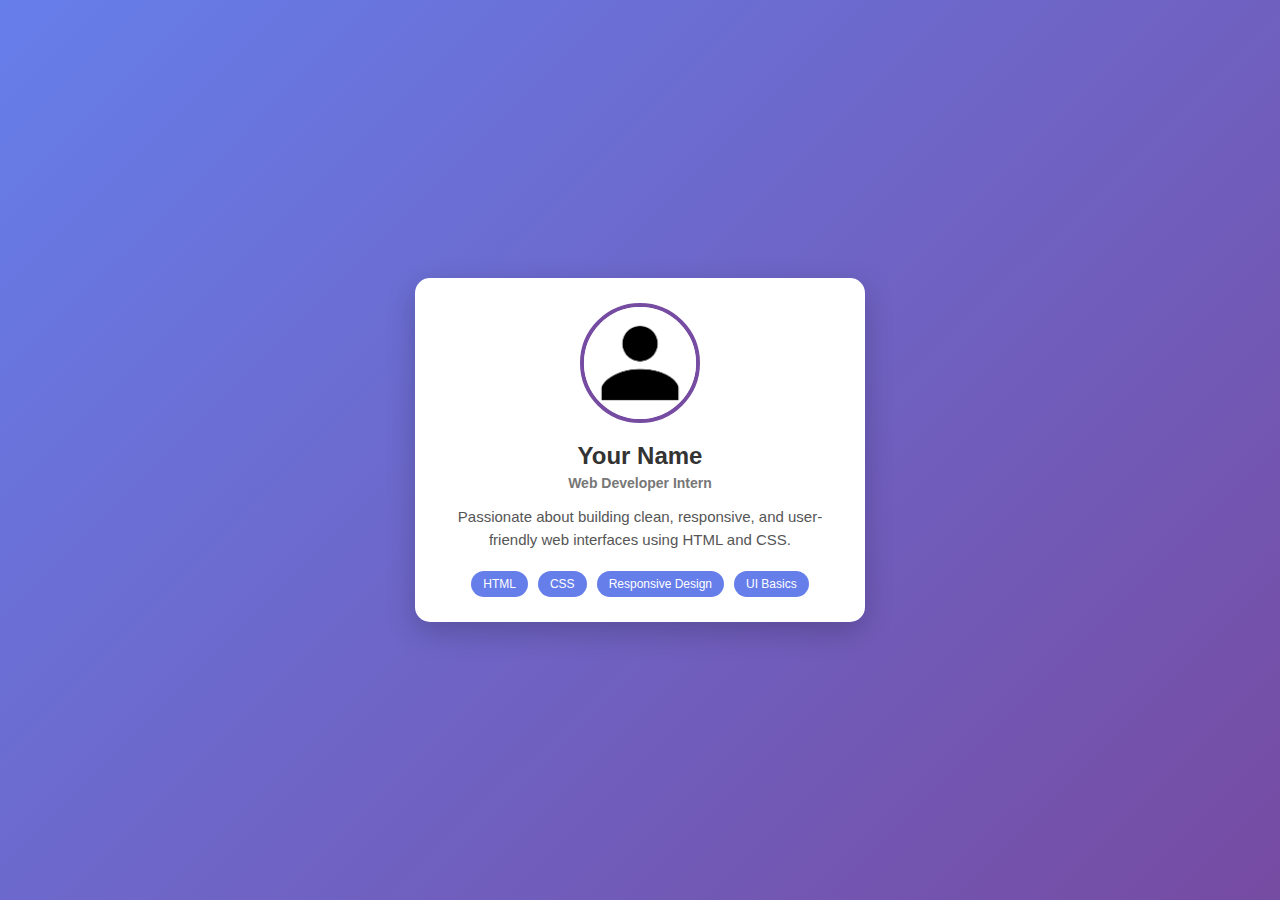
<file: Day1/Responsive_card_layout.html>
<!DOCTYPE html>
<html lang="en">
<head>
    <meta charset="UTF-8">
    <title>Responsive Profile Card</title>
    <meta name="viewport" content="width=device-width, initial-scale=1.0">

    <style>
        /* RESET */
        * {
            margin: 0;
            padding: 0;
            box-sizing: border-box;
        }

        body {
            min-height: 100vh;
            display: flex;
            align-items: center;
            justify-content: center;
            background: linear-gradient(135deg, #667eea, #764ba2);
            font-family: Arial, Helvetica, sans-serif;
        }

        /* PROFILE CARD */
        .card {
            background: #fff;
            width: 100%;
            max-width: 350px;
            padding: 25px;
            border-radius: 15px;
            text-align: center;
            box-shadow: 0 10px 30px rgba(0,0,0,0.2);
            transition: transform 0.4s ease, box-shadow 0.4s ease;
            animation: fadeIn 1s ease;
        }

        .card:hover {
            transform: translateY(-10px);
            box-shadow: 0 20px 40px rgba(0,0,0,0.3);
        }

        /* IMAGE */
        .card img {
            width: 120px;
            height: 120px;
            border-radius: 50%;
            border: 4px solid #764ba2;
            margin-bottom: 15px;
            transition: transform 0.4s ease;
        }

        .card:hover img {
            transform: scale(1.1);
        }

        /* TEXT */
        h1 {
            font-size: 22px;
            color: #333;
            margin-bottom: 5px;
        }

        h3 {
            font-size: 14px;
            color: #777;
            margin-bottom: 15px;
        }

        p {
            font-size: 14px;
            color: #555;
            line-height: 1.5;
            margin-bottom: 20px;
        }

        /* SKILLS */
        .skills {
            display: flex;
            flex-wrap: wrap;
            justify-content: center;
            gap: 10px;
        }

        .skills span {
            background: #667eea;
            color: #fff;
            padding: 6px 12px;
            border-radius: 20px;
            font-size: 12px;
            transition: background 0.3s ease;
        }

        .skills span:hover {
            background: #764ba2;
        }

        /* ANIMATION */
        @keyframes fadeIn {
            from {
                opacity: 0;
                transform: translateY(30px);
            }
            to {
                opacity: 1;
                transform: translateY(0);
            }
        }

        /* TABLET */
        @media (min-width: 600px) {
            .card {
                max-width: 400px;
            }

            h1 {
                font-size: 24px;
            }
        }

        /* DESKTOP */
        @media (min-width: 900px) {
            .card {
                max-width: 450px;
            }

            p {
                font-size: 15px;
            }
        }
    </style>
</head>
<body>

    <div class="card">
        <img src="[data-uri]" alt="Profile Picture">

        <h1>Your Name</h1>
        <h3>Web Developer Intern</h3>

        <p>
            Passionate about building clean, responsive, and user-friendly web
            interfaces using HTML and CSS.
        </p>

        <div class="skills">
            <span>HTML</span>
            <span>CSS</span>
            <span>Responsive Design</span>
            <span>UI Basics</span>
        </div>
    </div>

</body>
</html>
</file>
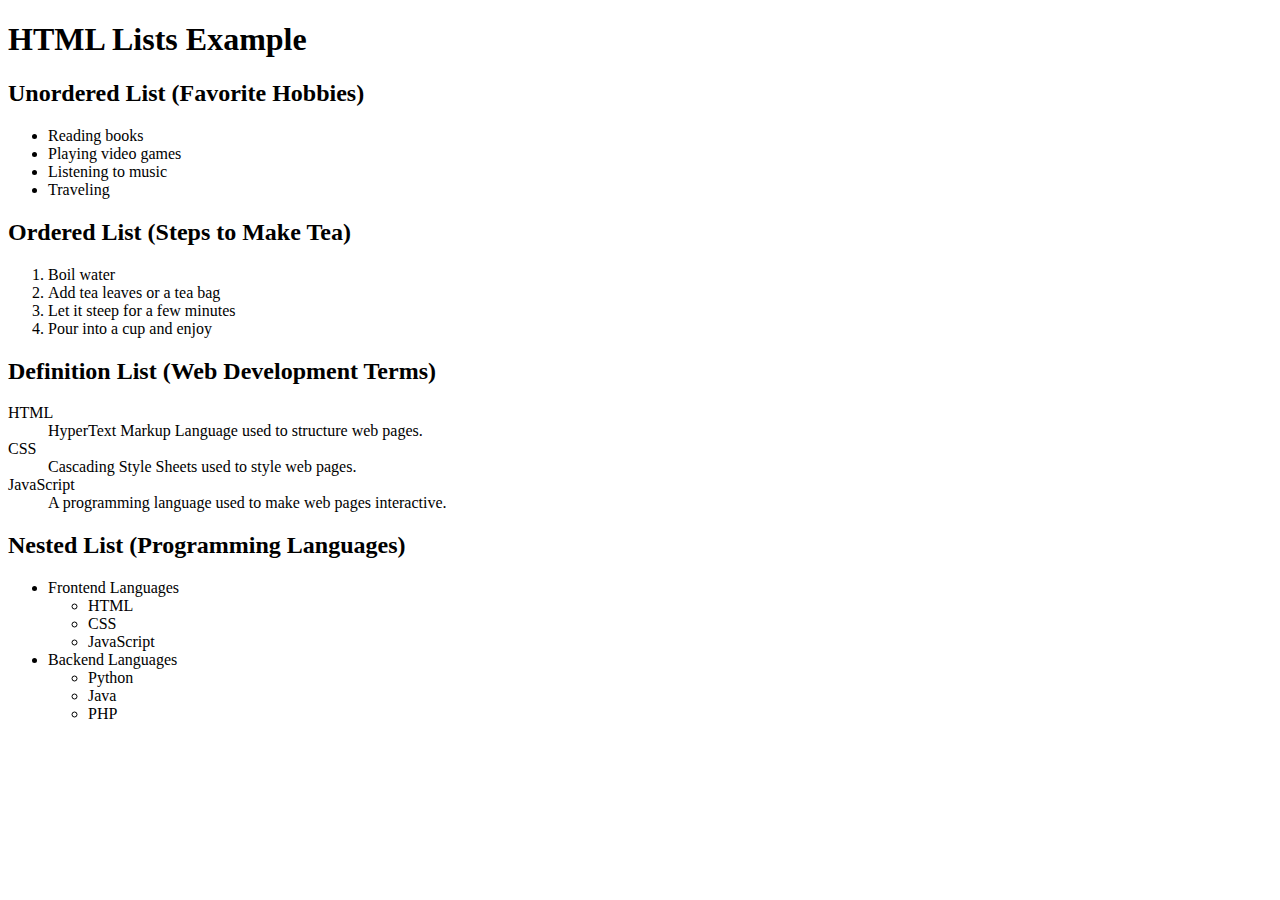
<file: Day1/Types_of_Lists_used_in_HTML.html>
<!DOCTYPE html>
<html lang="en">
<head>
    <meta charset="UTF-8">
    <title>HTML Lists Demonstration</title>
</head>
<body>

    <h1>HTML Lists Example</h1>

    <!-- Unordered List -->
    <h2>Unordered List (Favorite Hobbies)</h2>
    <ul>
        <li>Reading books</li>
        <li>Playing video games</li>
        <li>Listening to music</li>
        <li>Traveling</li>
    </ul>

    <!-- Ordered List -->
    <h2>Ordered List (Steps to Make Tea)</h2>
    <ol>
        <li>Boil water</li>
        <li>Add tea leaves or a tea bag</li>
        <li>Let it steep for a few minutes</li>
        <li>Pour into a cup and enjoy</li>
    </ol>

    <!-- Definition List -->
    <h2>Definition List (Web Development Terms)</h2>
    <dl>
        <dt>HTML</dt>
        <dd>HyperText Markup Language used to structure web pages.</dd>

        <dt>CSS</dt>
        <dd>Cascading Style Sheets used to style web pages.</dd>

        <dt>JavaScript</dt>
        <dd>A programming language used to make web pages interactive.</dd>
    </dl>

    <!-- Nested List -->
    <h2>Nested List (Programming Languages)</h2>
    <ul>
        <li>Frontend Languages
            <ul>
                <li>HTML</li>
                <li>CSS</li>
                <li>JavaScript</li>
            </ul>
        </li>
        <li>Backend Languages
            <ul>
                <li>Python</li>
                <li>Java</li>
                <li>PHP</li>
            </ul>
        </li>
    </ul>

</body>
</html>
</file>
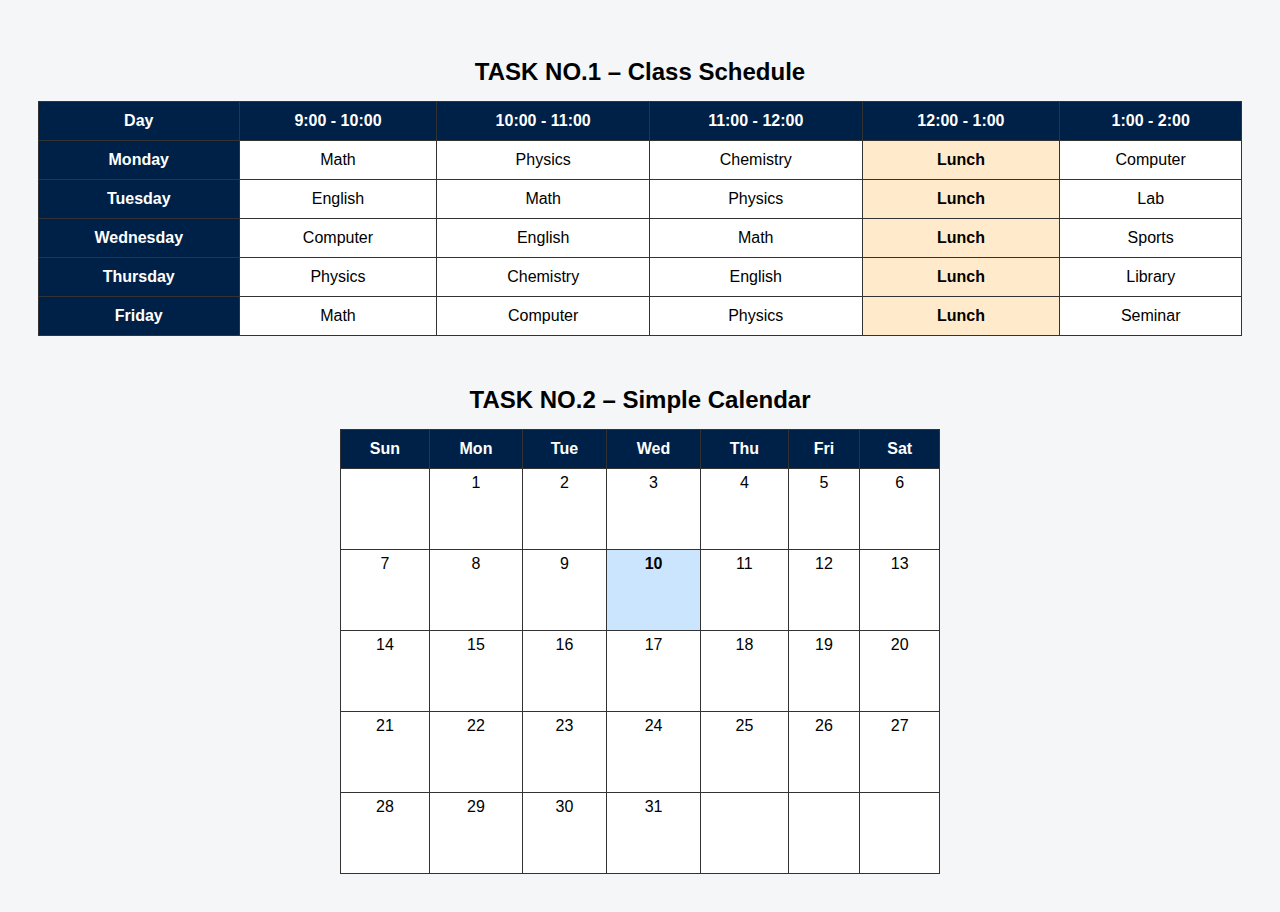
<file: Day1/task/task1.html>
<!DOCTYPE html>
<html lang="en">
<head>
    <meta charset="UTF-8">
    <title>Schedule Table & Calendar</title>
    <style>
        body {
            font-family: Arial, Helvetica, sans-serif;
            background-color: #f4f6f8;
            padding: 30px;
        }

        h2 {
            text-align: center;
            margin-bottom: 15px;
        }

        /* ===== SCHEDULE TABLE ===== */
        table {
            width: 100%;
            border-collapse: collapse;
            margin-bottom: 50px;
            background-color: #fff;
        }

        th, td {
            border: 1px solid #333;
            padding: 10px;
            text-align: center;
        }

        th {
            background-color: #002147;
            color: #fff;
        }

        .break {
            background-color: #ffebcc;
            font-weight: bold;
        }

        /* ===== CALENDAR ===== */
        .calendar {
            width: 100%;
            max-width: 600px;
            margin: auto;
            background-color: #fff;
            border: 1px solid #333;
        }

        .calendar th {
            background-color: #002147;
            color: white;
            padding: 10px;
        }

        .calendar td {
            height: 70px;
            vertical-align: top;
            padding: 5px;
        }

        .today {
            background-color: #cce5ff;
            font-weight: bold;
        }
    </style>
</head>
<body>

    <!-- TASK NO.1 -->
    <h2>TASK NO.1 – Class Schedule</h2>

    <table>
        <tr>
            <th>Day</th>
            <th>9:00 - 10:00</th>
            <th>10:00 - 11:00</th>
            <th>11:00 - 12:00</th>
            <th>12:00 - 1:00</th>
            <th>1:00 - 2:00</th>
        </tr>

        <tr>
            <th>Monday</th>
            <td>Math</td>
            <td>Physics</td>
            <td>Chemistry</td>
            <td class="break">Lunch</td>
            <td>Computer</td>
        </tr>

        <tr>
            <th>Tuesday</th>
            <td>English</td>
            <td>Math</td>
            <td>Physics</td>
            <td class="break">Lunch</td>
            <td>Lab</td>
        </tr>

        <tr>
            <th>Wednesday</th>
            <td>Computer</td>
            <td>English</td>
            <td>Math</td>
            <td class="break">Lunch</td>
            <td>Sports</td>
        </tr>

        <tr>
            <th>Thursday</th>
            <td>Physics</td>
            <td>Chemistry</td>
            <td>English</td>
            <td class="break">Lunch</td>
            <td>Library</td>
        </tr>

        <tr>
            <th>Friday</th>
            <td>Math</td>
            <td>Computer</td>
            <td>Physics</td>
            <td class="break">Lunch</td>
            <td>Seminar</td>
        </tr>
    </table>

    <!-- TASK NO.2 -->
    <h2>TASK NO.2 – Simple Calendar</h2>

    <table class="calendar">
        <tr>
            <th>Sun</th>
            <th>Mon</th>
            <th>Tue</th>
            <th>Wed</th>
            <th>Thu</th>
            <th>Fri</th>
            <th>Sat</th>
        </tr>

        <tr>
            <td></td>
            <td>1</td>
            <td>2</td>
            <td>3</td>
            <td>4</td>
            <td>5</td>
            <td>6</td>
        </tr>

        <tr>
            <td>7</td>
            <td>8</td>
            <td>9</td>
            <td class="today">10</td>
            <td>11</td>
            <td>12</td>
            <td>13</td>
        </tr>

        <tr>
            <td>14</td>
            <td>15</td>
            <td>16</td>
            <td>17</td>
            <td>18</td>
            <td>19</td>
            <td>20</td>
        </tr>

        <tr>
            <td>21</td>
            <td>22</td>
            <td>23</td>
            <td>24</td>
            <td>25</td>
            <td>26</td>
            <td>27</td>
        </tr>

        <tr>
            <td>28</td>
            <td>29</td>
            <td>30</td>
            <td>31</td>
            <td></td>
            <td></td>
            <td></td>
        </tr>
    </table>

</body>
</html>
</file>
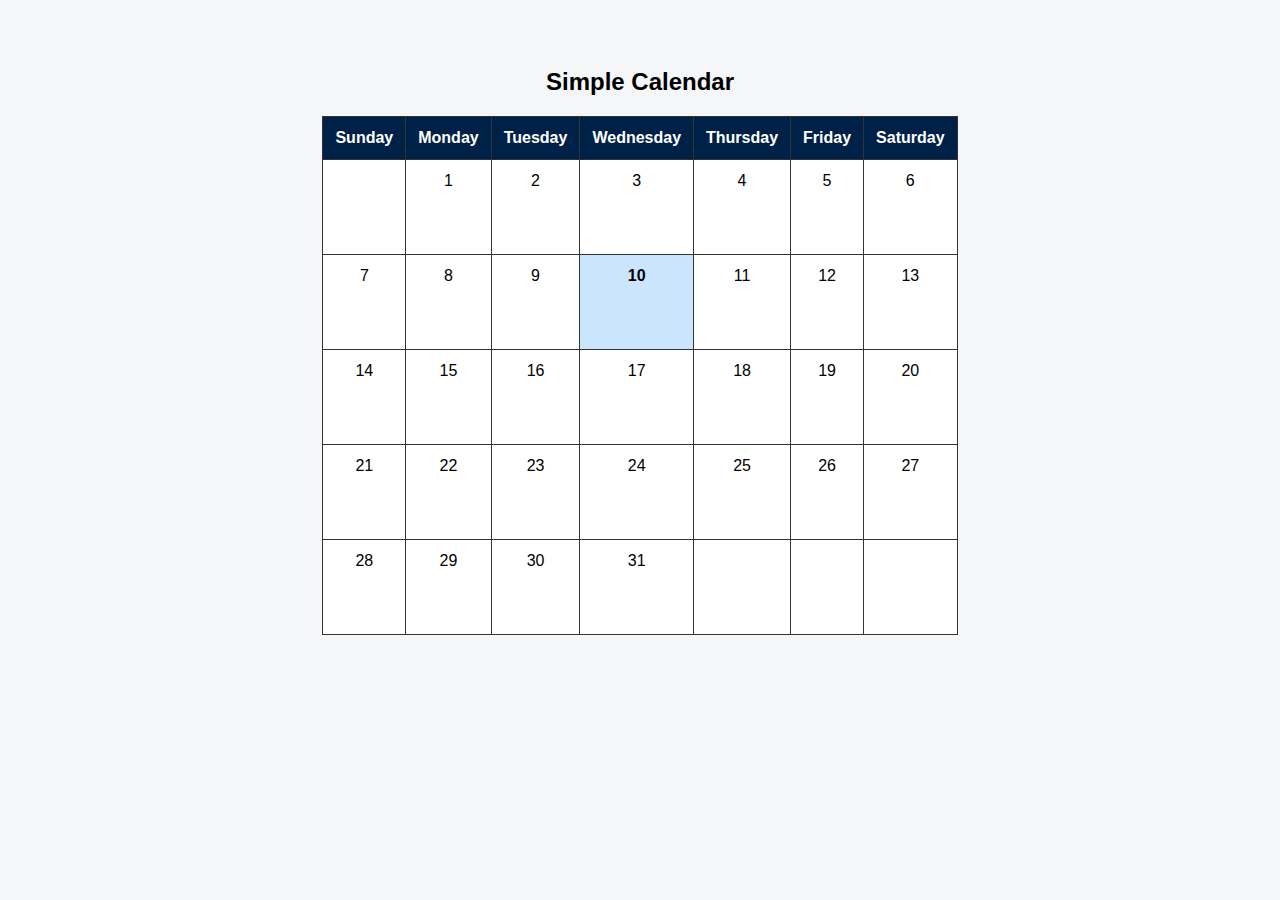
<file: Day1/task/task2.html>
<!DOCTYPE html>
<html lang="en">
<head>
    <meta charset="UTF-8">
    <title>Simple Calendar</title>

    <style>
        body {
            font-family: Arial, Helvetica, sans-serif;
            background-color: #f4f6f8;
            padding: 40px;
        }

        h2 {
            text-align: center;
            margin-bottom: 20px;
        }

        table {
            width: 100%;
            max-width: 600px;
            margin: auto;
            border-collapse: collapse;
            background-color: #ffffff;
        }

        th, td {
            border: 1px solid #333;
            text-align: center;
            padding: 12px;
        }

        th {
            background-color: #002147;
            color: #ffffff;
        }

        td {
            height: 70px;
            vertical-align: top;
        }

        .today {
            background-color: #cce5ff;
            font-weight: bold;
        }
    </style>
</head>
<body>

    <h2>Simple Calendar</h2>

    <table>
        <tr>
            <th>Sunday</th>
            <th>Monday</th>
            <th>Tuesday</th>
            <th>Wednesday</th>
            <th>Thursday</th>
            <th>Friday</th>
            <th>Saturday</th>
        </tr>

        <tr>
            <td></td>
            <td>1</td>
            <td>2</td>
            <td>3</td>
            <td>4</td>
            <td>5</td>
            <td>6</td>
        </tr>

        <tr>
            <td>7</td>
            <td>8</td>
            <td>9</td>
            <td class="today">10</td>
            <td>11</td>
            <td>12</td>
            <td>13</td>
        </tr>

        <tr>
            <td>14</td>
            <td>15</td>
            <td>16</td>
            <td>17</td>
            <td>18</td>
            <td>19</td>
            <td>20</td>
        </tr>

        <tr>
            <td>21</td>
            <td>22</td>
            <td>23</td>
            <td>24</td>
            <td>25</td>
            <td>26</td>
            <td>27</td>
        </tr>

        <tr>
            <td>28</td>
            <td>29</td>
            <td>30</td>
            <td>31</td>
            <td></td>
            <td></td>
            <td></td>
        </tr>
    </table>

</body>
</html>
</file>
<file: chat-bot/style.css>
/* ================= RESET ================= */
*,
*::before,
*::after {
  box-sizing: border-box;
  margin: 0;
  padding: 0;
}

/* ================= THEME ================= */
:root {
  --bg: #0b1220;
  --surface: #121a2f;
  --header: #0f172a;
  --bot-msg: #1f2a44;
  --user-msg: #0fc2c0;
  --text: #e5e7eb;
  --muted: #94a3b8;
  --accent: #22f0e5;
}

/* ================= BASE ================= */
body {
  min-height: 100vh;
  display: grid;
  place-items: center;
  background: radial-gradient(circle at top, #111827, #020617);
  font-family: system-ui, sans-serif;
  color: var(--text);
}

/* ================= CHAT APP ================= */
.chat-app {
  width: 360px;
  height: 560px;
  background: var(--surface);
  border-radius: 24px;
  display: flex;
  flex-direction: column;
  overflow: hidden;
  box-shadow: 0 40px 80px rgba(0, 0, 0, 0.6);
}

/* ================= HEADER ================= */
.chat-header {
  background: var(--header);
  padding: 16px;
  border-bottom: 1px solid rgba(255, 255, 255, 0.05);
}

.bot-info {
  display: flex;
  align-items: center;
  gap: 12px;
}

.bot-avatar {
  width: 42px;
  height: 42px;
  border-radius: 50%;
  background: linear-gradient(135deg, #22f0e5, #3b82f6);
  display: grid;
  place-items: center;
  font-size: 1.2rem;
}

.chat-header h1 {
  font-size: 1rem;
}

.chat-header p {
  font-size: 0.75rem;
  color: var(--muted);
}

/* ================= CHAT BODY ================= */
.chat-body {
  flex: 1;
  padding: 20px;
  display: flex;
  flex-direction: column;
  gap: 14px;
  overflow-y: auto;
}

/* ================= MESSAGES ================= */
.message {
  max-width: 80%;
  padding: 12px 16px;
  border-radius: 16px;
  font-size: 0.9rem;
  line-height: 1.4;
}

.message.bot {
  background: var(--bot-msg);
  align-self: flex-start;
  border-top-left-radius: 4px;
}

.message.user {
  background: var(--user-msg);
  color: #022c2a;
  align-self: flex-end;
  border-top-right-radius: 4px;
}

/* ================= INPUT ================= */
.chat-input {
  background: var(--header);
  padding: 14px;
  display: flex;
  gap: 10px;
  border-top: 1px solid rgba(255, 255, 255, 0.05);
}

.chat-input input {
  flex: 1;
  background: #020617;
  border: none;
  border-radius: 999px;
  padding: 12px 16px;
  color: var(--text);
  outline: none;
}

.chat-input input::placeholder {
  color: var(--muted);
}

.chat-input button {
  width: 42px;
  height: 42px;
  border-radius: 50%;
  border: none;
  background: linear-gradient(135deg, #22f0e5, #3b82f6);
  color: #020617;
  font-size: 1.1rem;
  cursor: pointer;
  transition: transform 0.2s ease;
}

.chat-input button:hover {
  transform: translateY(-2px);
}

.chat-input button:active {
  transform: scale(0.95);
}

/* ================= RESPONSIVE ================= */
@media (max-width: 420px) {
  .chat-app {
    width: 94%;
    height: 92vh;
  }
}
</file>
<file: music_player_ui/styles.css>
/* =========================
   RESET & BASE STYLES
   ========================= */
   *,
   *::before,
   *::after {
     box-sizing: border-box;
     margin: 0;
     padding: 0;
   }
   
   body {
     min-height: 100vh;
     display: grid;
     place-items: center;
     background: linear-gradient(135deg, #0b0b16, #15152b);
     font-family: system-ui, -apple-system, BlinkMacSystemFont, sans-serif;
     color: #ffffff;
   }
   
   /* =========================
      PLAYER CARD
      ========================= */
   .player {
     width: 340px;
     background: #1c1c2e;
     border-radius: 26px;
     padding: 24px;
     display: flex;
     flex-direction: column;
     gap: 22px;
     box-shadow:
       0 30px 60px rgba(0, 0, 0, 0.6),
       inset 0 1px 0 rgba(255, 255, 255, 0.04);
   }
   
   /* =========================
      ALBUM ART
      ========================= */
   .album-art {
     width: 100%;
     aspect-ratio: 1 / 1;
     border-radius: 20px;
     background: linear-gradient(135deg, #6a5cff, #9f8cff);
     box-shadow: 0 20px 40px rgba(106, 92, 255, 0.45);
   }
   
   /* =========================
      SONG INFO
      ========================= */
   .song-info {
     text-align: center;
   }
   
   .song-info h1 {
     font-size: 1.15rem;
     font-weight: 600;
   }
   
   .song-info p {
     margin-top: 6px;
     font-size: 0.85rem;
     color: #b3b3d1;
   }
   
   /* =========================
      PROGRESS BAR
      ========================= */
   .progress-section {
     display: flex;
     flex-direction: column;
     gap: 8px;
   }
   
   .progress-bar {
     height: 6px;
     background: #2a2a44;
     border-radius: 999px;
     overflow: hidden;
   }
   
   .progress {
     width: 42%;
     height: 100%;
     background: linear-gradient(90deg, #6a5cff, #9f8cff);
   }
   
   .time {
     display: flex;
     justify-content: space-between;
     font-size: 0.75rem;
     color: #b3b3d1;
   }
   
   /* =========================
      CONTROLS
      ========================= */
   .controls {
     display: flex;
     justify-content: center;
     gap: 28px;
   }
   
   .control-btn {
     width: 46px;
     height: 46px;
     border-radius: 50%;
     border: none;
     background: #2a2a44;
     color: #ffffff;
     font-size: 1.2rem;
     cursor: pointer;
     display: grid;
     place-items: center;
     transition: background 0.2s ease, transform 0.2s ease;
   }
   
   .control-btn:hover {
     background: #3a3a5c;
     transform: translateY(-2px);
   }
   
   .control-btn:active {
     transform: scale(0.95);
   }
   
   /* Play button emphasis */
   .play-btn {
     width: 58px;
     height: 58px;
     font-size: 1.4rem;
     background: linear-gradient(135deg, #6a5cff, #9f8cff);
     box-shadow: 0 12px 25px rgba(106, 92, 255, 0.6);
   }
   
   .play-btn:hover {
     background: linear-gradient(135deg, #7a6cff, #af9cff);
   }
   
   /* =========================
      VOLUME
      ========================= */
   .volume {
     display: flex;
     align-items: center;
     gap: 12px;
   }
   
   .volume-icon {
     font-size: 1rem;
   }
   
   .volume-bar {
     flex: 1;
     height: 6px;
     background: #2a2a44;
     border-radius: 999px;
     overflow: hidden;
   }
   
   .volume-level {
     width: 65%;
     height: 100%;
     background: linear-gradient(90deg, #6a5cff, #9f8cff);
   }
   
   /* =========================
      RESPONSIVE
      ========================= */
   @media (max-width: 420px) {
     .player {
       width: 92%;
     }
   }
</file>
<file: portfolio/style.css>
/* ================= RESET & BASE ================= */
*,
*::before,
*::after {
  box-sizing: border-box;
  margin: 0;
  padding: 0;
}

body {
  font-family: system-ui, -apple-system, BlinkMacSystemFont, sans-serif;
  background: #0f1220;
  color: #ffffff;
  line-height: 1.6;
}

/* ================= HEADER ================= */
.site-header {
  background: #141733;
  padding: 16px 0;
}

.nav {
  max-width: 1100px;
  margin: auto;
  padding: 0 20px;
  display: flex;
  justify-content: space-between;
  align-items: center;
}

.logo {
  font-weight: 700;
  font-size: 1.2rem;
}

.nav-links {
  list-style: none;
  display: flex;
  gap: 20px;
}

.nav-links a {
  color: #cfd2ff;
  text-decoration: none;
  transition: color 0.2s ease;
}

.nav-links a:hover {
  color: #7f7cff;
}

/* ================= HERO ================= */
.hero {
  max-width: 900px;
  margin: auto;
  padding: 80px 20px;
  text-align: center;
}

.hero h1 {
  font-size: 2.5rem;
}

.hero h2 {
  margin-top: 10px;
  font-weight: 500;
  color: #b3b6ff;
}

.hero p {
  margin: 20px 0;
  color: #cfd2ff;
}

.btn-primary {
  display: inline-block;
  padding: 12px 28px;
  border-radius: 30px;
  background: #7f7cff;
  color: #fff;
  text-decoration: none;
  font-weight: 500;
  transition: transform 0.2s ease, box-shadow 0.2s ease;
}

.btn-primary:hover {
  transform: translateY(-2px);
  box-shadow: 0 10px 20px rgba(127,124,255,0.4);
}

/* ================= ABOUT ================= */
.about {
  background: #141733;
  padding: 80px 20px;
}

.about-content {
  max-width: 1000px;
  margin: auto;
  display: grid;
  grid-template-columns: 2fr 1fr;
  gap: 40px;
  align-items: center;
}

.about-image {
  width: 100%;
  aspect-ratio: 1 / 1;
  border-radius: 20px;
  background: linear-gradient(135deg, #7f7cff, #b18cff);
}

/* ================= PROJECTS ================= */
.projects {
  padding: 80px 20px;
  max-width: 1100px;
  margin: auto;
}

.project-grid {
  display: grid;
  grid-template-columns: repeat(auto-fit, minmax(260px, 1fr));
  gap: 24px;
  margin-top: 40px;
}

.project-card {
  background: #141733;
  border-radius: 20px;
  padding: 20px;
  box-shadow: 0 10px 30px rgba(0,0,0,0.3);
  transition: transform 0.2s ease;
}

.project-card:hover {
  transform: translateY(-4px);
}

.project-image {
  width: 100%;
  aspect-ratio: 16 / 9;
  border-radius: 14px;
  background: #2a2e5c;
  margin-bottom: 16px;
}

/* ================= SKILLS ================= */
.skills {
  background: #141733;
  padding: 80px 20px;
}

.skills-list {
  max-width: 800px;
  margin: 40px auto 0;
  display: grid;
  grid-template-columns: repeat(auto-fit, minmax(200px, 1fr));
  gap: 16px;
  list-style: none;
}

.skills-list li {
  background: #1c2045;
  padding: 14px;
  border-radius: 14px;
  text-align: center;
}

/* ================= CONTACT ================= */
.contact {
  padding: 80px 20px;
  text-align: center;
}

/* ================= FOOTER ================= */
.site-footer {
  background: #0b0e1a;
  text-align: center;
  padding: 20px;
  font-size: 0.85rem;
  color: #9fa3ff;
}

/* ================= RESPONSIVE ================= */
@media (max-width: 768px) {
  .about-content {
    grid-template-columns: 1fr;
    text-align: center;
  }
}
</file>
<file: Saas_Homepage/style.css>
/* ================= RESET ================= */
*,
*::before,
*::after {
  box-sizing: border-box;
  margin: 0;
  padding: 0;
}

/* ================= THEME VARIABLES ================= */
:root {
  --bg: #f7faf9;
  --surface: #ffffff;
  --text: #0f172a;
  --muted: #64748b;
  --accent: #0fb9b1;
  --accent-soft: #e6f7f6;
}

/* ================= BASE ================= */
body {
  font-family: system-ui, sans-serif;
  background: var(--bg);
  color: var(--text);
  line-height: 1.6;
}

/* ================= HEADER ================= */
.site-header {
  background: var(--surface);
  border-bottom: 1px solid #e5e7eb;
}

.nav {
  max-width: 1200px;
  margin: auto;
  padding: 16px 20px;
  display: flex;
  align-items: center;
  justify-content: space-between;
}

.logo {
  font-weight: 700;
  font-size: 1.25rem;
}

.nav-links {
  list-style: none;
  display: flex;
  gap: 20px;
}

.nav-links a {
  text-decoration: none;
  color: var(--muted);
}

.nav-links a:hover {
  color: var(--accent);
}

/* ================= BUTTONS ================= */
.btn-primary,
.btn-secondary {
  padding: 10px 22px;
  border-radius: 999px;
  text-decoration: none;
  font-weight: 500;
}

.btn-primary {
  background: var(--accent);
  color: white;
}

.btn-primary:hover {
  opacity: 0.9;
}

.btn-secondary {
  border: 1px solid var(--accent);
  color: var(--accent);
}

/* ================= HERO ================= */
.hero {
  max-width: 1200px;
  margin: auto;
  padding: 80px 20px;
  display: grid;
  grid-template-columns: 1.2fr 1fr;
  gap: 40px;
  align-items: center;
}

.hero h1 {
  font-size: 2.6rem;
}

.hero h2 {
  margin-top: 12px;
  font-weight: 500;
  color: var(--muted);
}

.hero p {
  margin: 20px 0;
  max-width: 520px;
}

.hero-actions {
  display: flex;
  gap: 14px;
}

.hero-visual {
  aspect-ratio: 16 / 10;
  border-radius: 24px;
  background: linear-gradient(135deg, #0fb9b1, #38efc3);
}

/* ================= TRUSTED ================= */
.trusted {
  text-align: center;
  padding: 40px 20px;
  color: var(--muted);
}

.logos {
  display: flex;
  justify-content: center;
  gap: 28px;
  margin-top: 12px;
  font-weight: 600;
}

/* ================= FEATURES ================= */
.features {
  max-width: 1100px;
  margin: auto;
  padding: 80px 20px;
}

.feature-grid {
  margin-top: 40px;
  display: grid;
  grid-template-columns: repeat(auto-fit, minmax(240px, 1fr));
  gap: 24px;
}

.feature-card {
  background: var(--surface);
  padding: 28px;
  border-radius: 20px;
  box-shadow: 0 10px 25px rgba(0,0,0,0.05);
}

.icon {
  font-size: 1.5rem;
}

/* ================= PRICING ================= */
.pricing {
  background: var(--accent-soft);
  padding: 80px 20px;
}

.pricing-grid {
  max-width: 900px;
  margin: 40px auto 0;
  display: grid;
  grid-template-columns: repeat(auto-fit, minmax(260px, 1fr));
  gap: 24px;
}

.price-card {
  background: var(--surface);
  padding: 32px;
  border-radius: 24px;
  text-align: center;
}

.price {
  font-size: 1.6rem;
  font-weight: 700;
  margin: 16px 0;
}

.featured {
  outline: 2px solid var(--accent);
}

/* ================= FINAL CTA ================= */
.final-cta {
  padding: 80px 20px;
  text-align: center;
}

.site-footer {
  background: #0f172a;
  color: #cbd5f5;
  text-align: center;
  padding: 24px;
}

.footer-links a {
  color: #94a3b8;
  margin: 0 10px;
  text-decoration: none;
}

/* ================= RESPONSIVE ================= */
@media (max-width: 768px) {
  .hero {
    grid-template-columns: 1fr;
    text-align: center;
  }

  .hero-actions {
    justify-content: center;
  }
}
</file>
